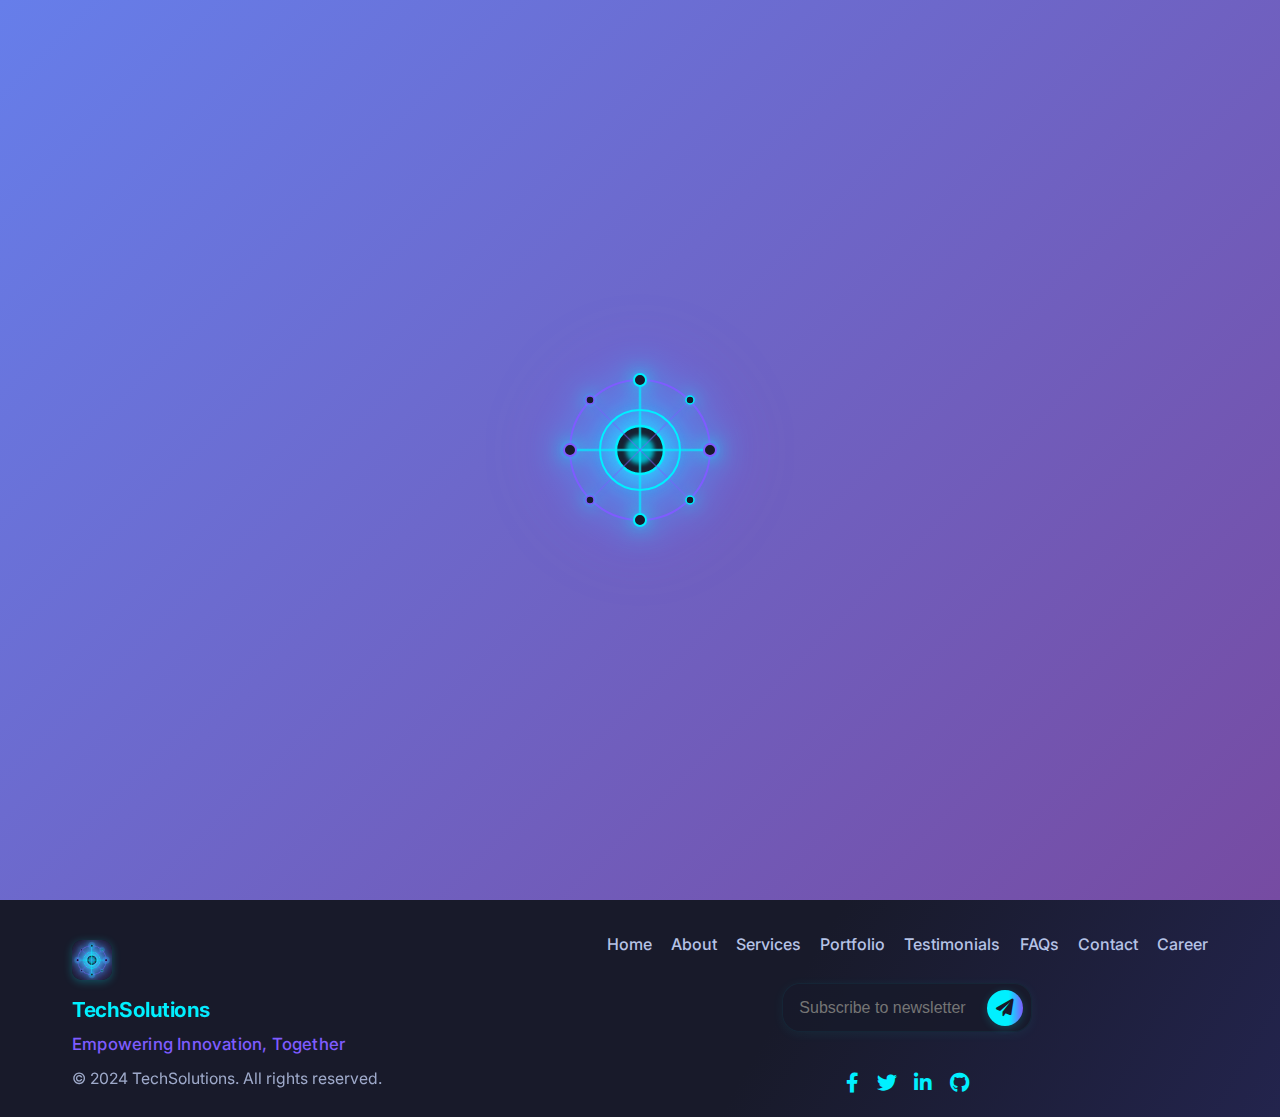
<file: index.html>
<!DOCTYPE html>
<html lang="en">
<head>
    <meta charset="UTF-8">
    <meta name="viewport" content="width=device-width, initial-scale=1.0">
    <title>TechSolutions - IT Solutions</title>
    <link rel="stylesheet" href="styles.css">
    <link href="https://cdnjs.cloudflare.com/ajax/libs/font-awesome/6.0.0/css/all.min.css" rel="stylesheet">
    <link href="https://fonts.googleapis.com/css2?family=Inter:wght@300;400;500;600;700&display=swap" rel="stylesheet">
    <link rel="icon" type="image/png" href="images/a9171c8c-00ae-4b72-a73a-f32912fdafd0 (1).jpg">
</head>
<body>
    <!-- Loading Overlay -->
    <div id="loading-overlay">
      <div class="loading-circle-container">
        <!-- AI SVG Animation (copied from .hero-ai-animation) -->
        <svg viewBox="0 0 320 320" width="320" height="320" fill="none" xmlns="http://www.w3.org/2000/svg" class="ai-svg power-core-svg">
          <defs>
            <radialGradient id="aiGradient" cx="50%" cy="50%" r="80%">
              <stop offset="0%" stop-color="#00F0FF"/>
              <stop offset="100%" stop-color="#7F5CFF"/>
            </radialGradient>
            <radialGradient id="coreGlow" cx="50%" cy="50%" r="50%">
              <stop offset="0%" stop-color="#00F0FF" stop-opacity="1"/>
              <stop offset="80%" stop-color="#7F5CFF" stop-opacity="0.5"/>
              <stop offset="100%" stop-color="#181A2A" stop-opacity="0"/>
            </radialGradient>
          </defs>
          <!-- Glowing energy core -->
          <circle cx="160" cy="160" r="38" fill="url(#coreGlow)" class="core-glow"/>
          <circle cx="160" cy="160" r="24" fill="#181A2A" stroke="#00F0FF" stroke-width="2.5" class="core-outline"/>
          <circle cx="160" cy="160" r="14" fill="#00F0FF" opacity="0.7" class="core-pulse"/>
          <!-- Animated energy rays -->
          <g class="core-rays">
            <line x1="160" y1="160" x2="160" y2="90" class="core-ray"/>
            <line x1="160" y1="160" x2="230" y2="160" class="core-ray"/>
            <line x1="160" y1="160" x2="160" y2="230" class="core-ray"/>
            <line x1="160" y1="160" x2="90" y2="160" class="core-ray"/>
            <line x1="160" y1="160" x2="210" y2="110" class="core-ray core-ray-thin"/>
            <line x1="160" y1="160" x2="110" y2="210" class="core-ray core-ray-thin"/>
            <line x1="160" y1="160" x2="210" y2="210" class="core-ray core-ray-thin"/>
            <line x1="160" y1="160" x2="110" y2="110" class="core-ray core-ray-thin"/>
          </g>
          <!-- Outer network -->
          <circle cx="160" cy="160" r="70" stroke="#7F5CFF" stroke-width="2" fill="none"/>
          <circle cx="160" cy="160" r="40" stroke="#00F0FF" stroke-width="2" fill="none"/>
          <!-- Small powered nodes -->
          <g class="ai-nodes">
            <circle class="node-pulse" cx="160" cy="90" r="10"/>
            <circle class="node-dot" cx="160" cy="90" r="6" fill="#181A2A" stroke="#00F0FF" stroke-width="2"/>
            <circle class="node-pulse" cx="230" cy="160" r="10"/>
            <circle class="node-dot" cx="230" cy="160" r="6" fill="#181A2A" stroke="#7F5CFF" stroke-width="2"/>
            <circle class="node-pulse" cx="160" cy="230" r="10"/>
            <circle class="node-dot" cx="160" cy="230" r="6" fill="#181A2A" stroke="#00F0FF" stroke-width="2"/>
            <circle class="node-pulse" cx="90" cy="160" r="10"/>
            <circle class="node-dot" cx="90" cy="160" r="6" fill="#181A2A" stroke="#7F5CFF" stroke-width="2"/>
            <circle class="node-pulse" cx="210" cy="110" r="7"/>
            <circle class="node-dot" cx="210" cy="110" r="4" fill="#181A2A" stroke="#00F0FF" stroke-width="1.5"/>
            <circle class="node-pulse" cx="110" cy="210" r="7"/>
            <circle class="node-dot" cx="110" cy="210" r="4" fill="#181A2A" stroke="#7F5CFF" stroke-width="1.5"/>
            <circle class="node-pulse" cx="210" cy="210" r="7"/>
            <circle class="node-dot" cx="210" cy="210" r="4" fill="#181A2A" stroke="#00F0FF" stroke-width="1.5"/>
            <circle class="node-pulse" cx="110" cy="110" r="7"/>
            <circle class="node-dot" cx="110" cy="110" r="4" fill="#181A2A" stroke="#7F5CFF" stroke-width="1.5"/>
          </g>
        </svg>
      </div>
    </div>

    <nav class="navbar dark-navbar">
        <div class="nav-container">
            <div class="nav-logo minimal-logo">
                <img src="images/a9171c8c-00ae-4b72-a73a-f32912fdafd0 (1).jpg" alt="TechSolutions Logo" class="nav-img-logo">
                <span class="logo-text">TechSolutions</span>
            </div>
            <ul class="nav-menu minimal-menu">
                <li class="nav-item"><a href="index.html" class="nav-link">Home</a></li>
                <li class="nav-item"><a href="about.html" class="nav-link">About</a></li>
                <li class="nav-item"><a href="services.html" class="nav-link">Services</a></li>
                <li class="nav-item"><a href="portfolio.html" class="nav-link">Portfolio</a></li>
                <li class="nav-item"><a href="testimonials.html" class="nav-link">Testimonials</a></li>
                <li class="nav-item"><a href="faqs.html" class="nav-link">FAQs</a></li>
                <li class="nav-item"><a href="contact.html" class="nav-link">Contact</a></li>
                <li class="nav-item"><a href="career.html" class="nav-link">Career</a></li>
            </ul>
            <div class="hamburger">
                <span class="bar"></span>
                <span class="bar"></span>
                <span class="bar"></span>
            </div>
        </div>
    </nav>

    <section class="hero dark-hero" id="home">
        <div class="hero-bg-shapes"></div>
        <div class="hero-inner">
            <div class="hero-content hero-left">
                <h1 class="hero-headline">Unleash the Power of Next-Gen IT</h1>
                <p class="hero-subheading">AI-driven. Cloud-native. Cyber-secure.<br>We build the future, today.</p>
                <ul class="hero-values">
                  <li><i class="fas fa-brain"></i> AI & Automation Experts</li>
                  <li><i class="fas fa-cloud"></i> Scalable Cloud Solutions</li>
                  <li><i class="fas fa-shield-alt"></i> Enterprise-Grade Security</li>
                  <li><i class="fas fa-rocket"></i> Fast, Reliable Delivery</li>
                </ul>
                <a href="#contact" class="cta-btn neon-btn">Start Your Transformation</a>
            </div>
            <div class="hero-ai-animation hero-right">
                <!-- AI SVG Animation -->
                <svg viewBox="0 0 320 320" width="320" height="320" fill="none" xmlns="http://www.w3.org/2000/svg" class="ai-svg power-core-svg">
                  <defs>
                    <radialGradient id="aiGradient" cx="50%" cy="50%" r="80%">
                      <stop offset="0%" stop-color="#00F0FF"/>
                      <stop offset="100%" stop-color="#7F5CFF"/>
                    </radialGradient>
                    <radialGradient id="coreGlow" cx="50%" cy="50%" r="50%">
                      <stop offset="0%" stop-color="#00F0FF" stop-opacity="1"/>
                      <stop offset="80%" stop-color="#7F5CFF" stop-opacity="0.5"/>
                      <stop offset="100%" stop-color="#181A2A" stop-opacity="0"/>
                    </radialGradient>
                  </defs>
                  <!-- Glowing energy core -->
                  <circle cx="160" cy="160" r="38" fill="url(#coreGlow)" class="core-glow"/>
                  <circle cx="160" cy="160" r="24" fill="#181A2A" stroke="#00F0FF" stroke-width="2.5" class="core-outline"/>
                  <circle cx="160" cy="160" r="14" fill="#00F0FF" opacity="0.7" class="core-pulse"/>
                  <!-- Animated energy rays -->
                  <g class="core-rays">
                    <line x1="160" y1="160" x2="160" y2="90" class="core-ray"/>
                    <line x1="160" y1="160" x2="230" y2="160" class="core-ray"/>
                    <line x1="160" y1="160" x2="160" y2="230" class="core-ray"/>
                    <line x1="160" y1="160" x2="90" y2="160" class="core-ray"/>
                    <line x1="160" y1="160" x2="210" y2="110" class="core-ray core-ray-thin"/>
                    <line x1="160" y1="160" x2="110" y2="210" class="core-ray core-ray-thin"/>
                    <line x1="160" y1="160" x2="210" y2="210" class="core-ray core-ray-thin"/>
                    <line x1="160" y1="160" x2="110" y2="110" class="core-ray core-ray-thin"/>
                  </g>
                  <!-- Outer network -->
                  <circle cx="160" cy="160" r="70" stroke="#7F5CFF" stroke-width="2" fill="none"/>
                  <circle cx="160" cy="160" r="40" stroke="#00F0FF" stroke-width="2" fill="none"/>
                  <!-- Small powered nodes -->
                  <g class="ai-nodes">
                    <circle class="node-pulse" cx="160" cy="90" r="10"/>
                    <circle class="node-dot" cx="160" cy="90" r="6" fill="#181A2A" stroke="#00F0FF" stroke-width="2"/>
                    <circle class="node-pulse" cx="230" cy="160" r="10"/>
                    <circle class="node-dot" cx="230" cy="160" r="6" fill="#181A2A" stroke="#7F5CFF" stroke-width="2"/>
                    <circle class="node-pulse" cx="160" cy="230" r="10"/>
                    <circle class="node-dot" cx="160" cy="230" r="6" fill="#181A2A" stroke="#00F0FF" stroke-width="2"/>
                    <circle class="node-pulse" cx="90" cy="160" r="10"/>
                    <circle class="node-dot" cx="90" cy="160" r="6" fill="#181A2A" stroke="#7F5CFF" stroke-width="2"/>
                    <circle class="node-pulse" cx="210" cy="110" r="7"/>
                    <circle class="node-dot" cx="210" cy="110" r="4" fill="#181A2A" stroke="#00F0FF" stroke-width="1.5"/>
                    <circle class="node-pulse" cx="110" cy="210" r="7"/>
                    <circle class="node-dot" cx="110" cy="210" r="4" fill="#181A2A" stroke="#7F5CFF" stroke-width="1.5"/>
                    <circle class="node-pulse" cx="210" cy="210" r="7"/>
                    <circle class="node-dot" cx="210" cy="210" r="4" fill="#181A2A" stroke="#00F0FF" stroke-width="1.5"/>
                    <circle class="node-pulse" cx="110" cy="110" r="7"/>
                    <circle class="node-dot" cx="110" cy="110" r="4" fill="#181A2A" stroke="#7F5CFF" stroke-width="1.5"/>
                  </g>
                </svg>
            </div>
        </div>
    </section>

    <footer class="footer dark-footer">
      <div class="footer-container">
        <div class="footer-left">
          <img src="images/a9171c8c-00ae-4b72-a73a-f32912fdafd0 (1).jpg" alt="TechSolutions Logo" class="footer-img-logo">
          <span class="footer-logo-text">TechSolutions</span>
          <span class="footer-tagline">Empowering Innovation, Together</span>
          <span class="footer-copy">&copy; 2024 TechSolutions. All rights reserved.</span>
        </div>
        <div class="footer-center">
          <ul class="footer-links">
            <li><a href="index.html">Home</a></li>
            <li><a href="about.html">About</a></li>
            <li><a href="services.html">Services</a></li>
            <li><a href="portfolio.html">Portfolio</a></li>
            <li><a href="testimonials.html">Testimonials</a></li>
            <li><a href="faqs.html">FAQs</a></li>
            <li><a href="contact.html">Contact</a></li>
            <li><a href="career.html">Career</a></li>
          </ul>
          <form class="footer-newsletter" onsubmit="event.preventDefault();">
            <input type="email" placeholder="Subscribe to newsletter" required>
            <button type="submit"><i class="fas fa-paper-plane"></i></button>
          </form>
          <div class="footer-socials-row">
            <a href="#" class="footer-social"><i class="fab fa-facebook-f"></i></a>
            <a href="#" class="footer-social"><i class="fab fa-twitter"></i></a>
            <a href="#" class="footer-social"><i class="fab fa-linkedin-in"></i></a>
            <a href="#" class="footer-social"><i class="fab fa-github"></i></a>
          </div>
        </div>
      </div>
    </footer>

    <script src="script.js"></script>
</body>
</html>
</file>
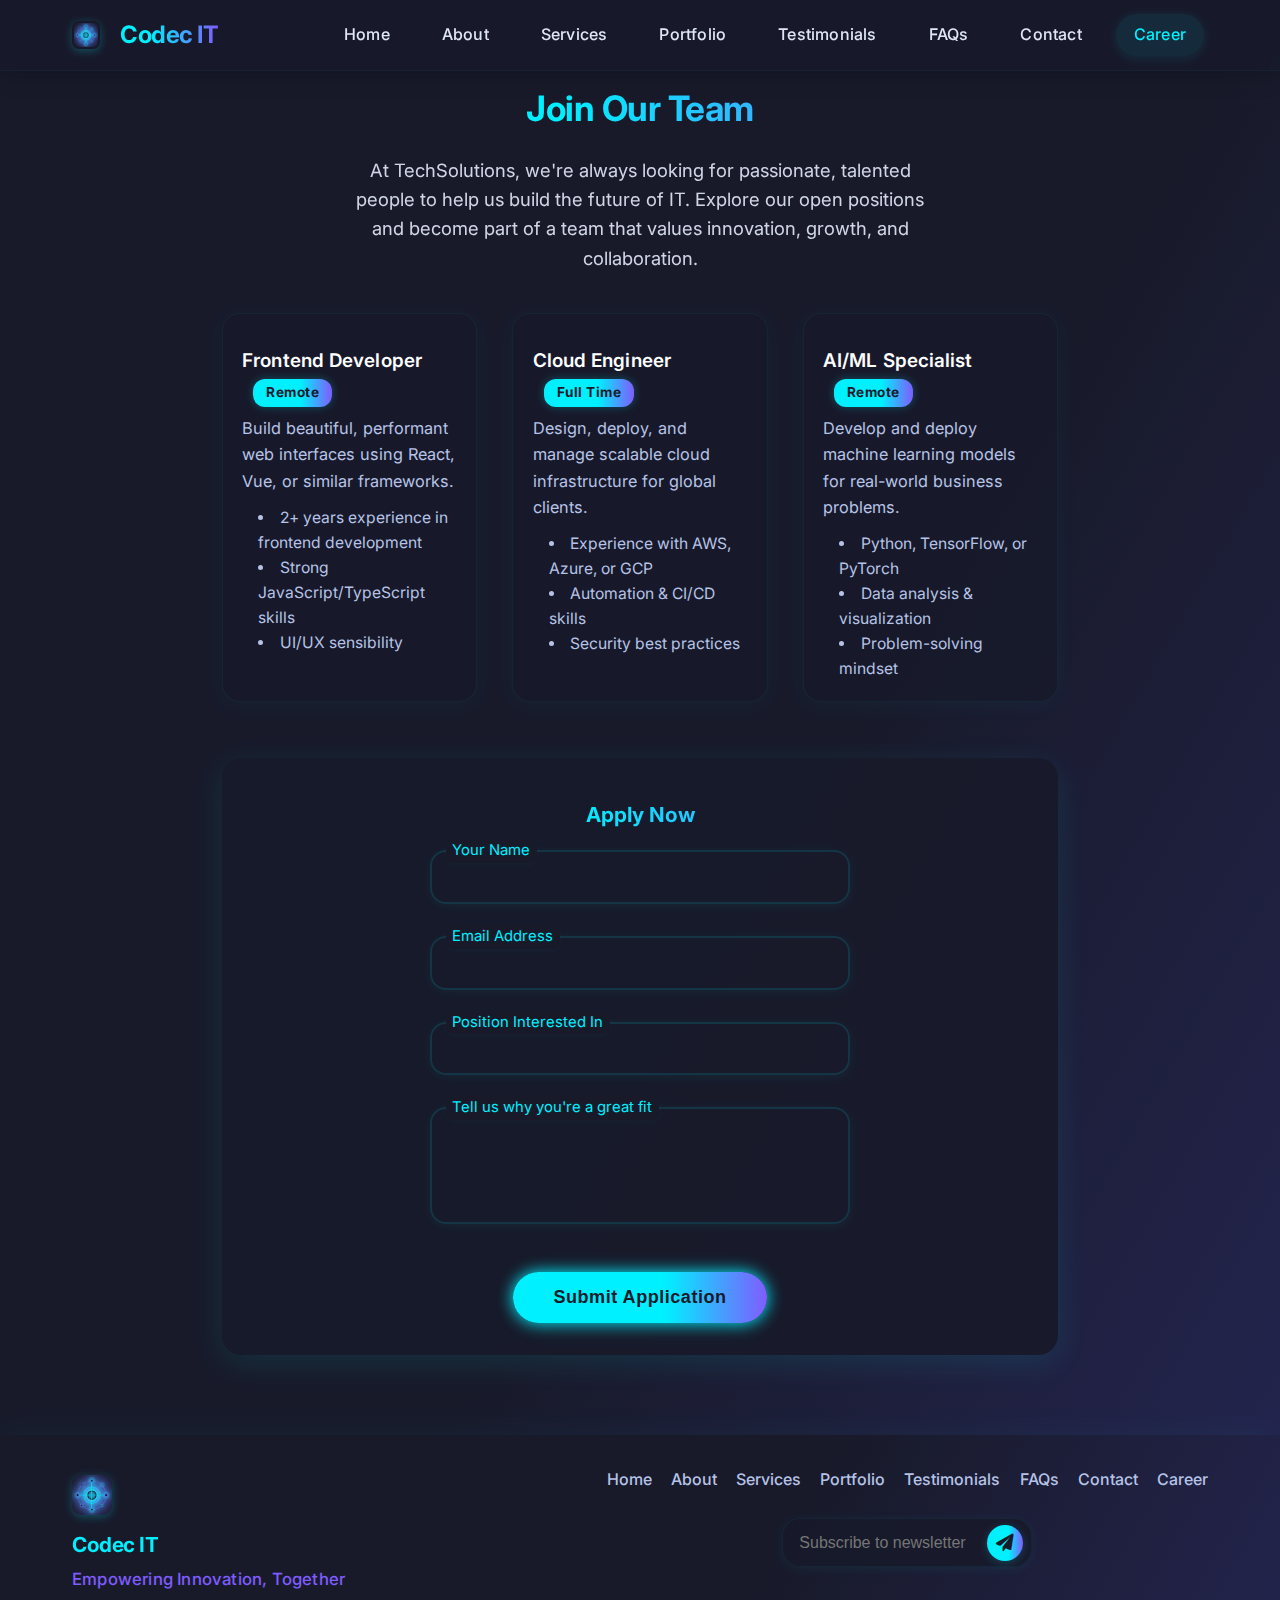
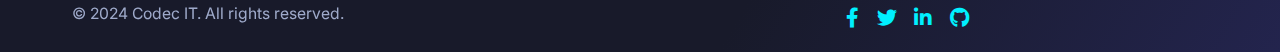
<file: career.html>
<!DOCTYPE html>
<html lang="en">
<head>
    <meta charset="UTF-8">
    <meta name="viewport" content="width=device-width, initial-scale=1.0">
    <title>Careers | Codec IT</title>
    <link rel="stylesheet" href="styles.css">
    <link href="https://fonts.googleapis.com/css2?family=Inter:wght@300;400;500;600;700&display=swap" rel="stylesheet">
    <link href="https://cdnjs.cloudflare.com/ajax/libs/font-awesome/6.0.0/css/all.min.css" rel="stylesheet">
    <link rel="icon" type="image/png" href="images/a9171c8c-00ae-4b72-a73a-f32912fdafd0 (1).jpg">
</head>
<body>
    <nav class="navbar dark-navbar">
        <div class="nav-container">
            <div class="nav-logo minimal-logo">
                <img src="images/a9171c8c-00ae-4b72-a73a-f32912fdafd0 (1).jpg" alt="TechSolutions Logo" class="nav-img-logo">
                <span class="logo-text">Codec IT</span>
            </div>
            <ul class="nav-menu minimal-menu">
                <li class="nav-item"><a href="index.html" class="nav-link">Home</a></li>
                <li class="nav-item"><a href="about.html" class="nav-link">About</a></li>
                <li class="nav-item"><a href="services.html" class="nav-link">Services</a></li>
                <li class="nav-item"><a href="portfolio.html" class="nav-link">Portfolio</a></li>
                <li class="nav-item"><a href="testimonials.html" class="nav-link">Testimonials</a></li>
                <li class="nav-item"><a href="faqs.html" class="nav-link">FAQs</a></li>
                <li class="nav-item"><a href="contact.html" class="nav-link">Contact</a></li>
                <li class="nav-item"><a href="career.html" class="nav-link active">Career</a></li>
            </ul>
            <div class="hamburger">
                <span class="bar"></span>
                <span class="bar"></span>
                <span class="bar"></span>
            </div>
        </div>
    </nav>
    <main>
        <section class="career-section dark-career" id="career">
            <div class="career-container">
                <h2>Join Our Team</h2>
                <p class="career-intro">At TechSolutions, we're always looking for passionate, talented people to help us build the future of IT. Explore our open positions and become part of a team that values innovation, growth, and collaboration.</p>
                <div class="career-openings">
                    <div class="career-job">
                        <h3>Frontend Developer <span class="career-badge">Remote</span></h3>
                        <p>Build beautiful, performant web interfaces using React, Vue, or similar frameworks.</p>
                        <ul>
                            <li>2+ years experience in frontend development</li>
                            <li>Strong JavaScript/TypeScript skills</li>
                            <li>UI/UX sensibility</li>
                        </ul>
                    </div>
                    <div class="career-job">
                        <h3>Cloud Engineer <span class="career-badge">Full Time</span></h3>
                        <p>Design, deploy, and manage scalable cloud infrastructure for global clients.</p>
                        <ul>
                            <li>Experience with AWS, Azure, or GCP</li>
                            <li>Automation & CI/CD skills</li>
                            <li>Security best practices</li>
                        </ul>
                    </div>
                    <div class="career-job">
                        <h3>AI/ML Specialist <span class="career-badge">Remote</span></h3>
                        <p>Develop and deploy machine learning models for real-world business problems.</p>
                        <ul>
                            <li>Python, TensorFlow, or PyTorch</li>
                            <li>Data analysis & visualization</li>
                            <li>Problem-solving mindset</li>
                        </ul>
                    </div>
                </div>
                <div class="career-apply">
                    <h3>Apply Now</h3>
                    <form class="career-form" autocomplete="off">
                        <div class="form-group">
                            <input type="text" id="applicant-name" name="applicant-name" required>
                            <label for="applicant-name">Your Name</label>
                        </div>
                        <div class="form-group">
                            <input type="email" id="applicant-email" name="applicant-email" required>
                            <label for="applicant-email">Email Address</label>
                        </div>
                        <div class="form-group">
                            <input type="text" id="applicant-role" name="applicant-role" required>
                            <label for="applicant-role">Position Interested In</label>
                        </div>
                        <div class="form-group">
                            <textarea id="applicant-message" name="applicant-message" rows="4" required></textarea>
                            <label for="applicant-message">Tell us why you're a great fit</label>
                        </div>
                        <button type="submit" class="career-btn">Submit Application</button>
                    </form>
                </div>
            </div>
        </section>
    </main>
    <footer class="footer dark-footer">
      <div class="footer-container">
        <div class="footer-left">
          <img src="images/a9171c8c-00ae-4b72-a73a-f32912fdafd0 (1).jpg" alt="TechSolutions Logo" class="footer-img-logo">
          <span class="footer-logo-text">Codec IT</span>
          <span class="footer-tagline">Empowering Innovation, Together</span>
          <span class="footer-copy">&copy; 2024 Codec IT. All rights reserved.</span>
        </div>
        <div class="footer-center">
          <ul class="footer-links">
            <li><a href="index.html">Home</a></li>
            <li><a href="about.html">About</a></li>
            <li><a href="services.html">Services</a></li>
            <li><a href="portfolio.html">Portfolio</a></li>
            <li><a href="testimonials.html">Testimonials</a></li>
            <li><a href="faqs.html">FAQs</a></li>
            <li><a href="contact.html">Contact</a></li>
            <li><a href="career.html">Career</a></li>
          </ul>
          <form class="footer-newsletter" onsubmit="event.preventDefault();">
            <input type="email" placeholder="Subscribe to newsletter" required>
            <button type="submit"><i class="fas fa-paper-plane"></i></button>
          </form>
          <div class="footer-socials-row">
            <a href="#" class="footer-social"><i class="fab fa-facebook-f"></i></a>
            <a href="#" class="footer-social"><i class="fab fa-twitter"></i></a>
            <a href="#" class="footer-social"><i class="fab fa-linkedin-in"></i></a>
            <a href="#" class="footer-social"><i class="fab fa-github"></i></a>
          </div>
        </div>
      </div>
    </footer>
    <script src="script.js"></script>
    <script>
    // Floating label animation for career form
    document.querySelectorAll('.career-form .form-group input, .career-form .form-group textarea').forEach(input => {
        input.addEventListener('focus', function() {
            this.parentNode.classList.add('focused');
        });
        input.addEventListener('blur', function() {
            if (!this.value) this.parentNode.classList.remove('focused');
        });
        if (input.value) input.parentNode.classList.add('focused');
    });
    document.querySelector('.career-form').addEventListener('submit', function(e) {
        e.preventDefault();
        this.reset();
        document.querySelectorAll('.career-form .form-group').forEach(g => g.classList.remove('focused'));
        alert('Thank you for applying! Our team will review your application.');
    });
    </script>
</body>
</html>
</file>
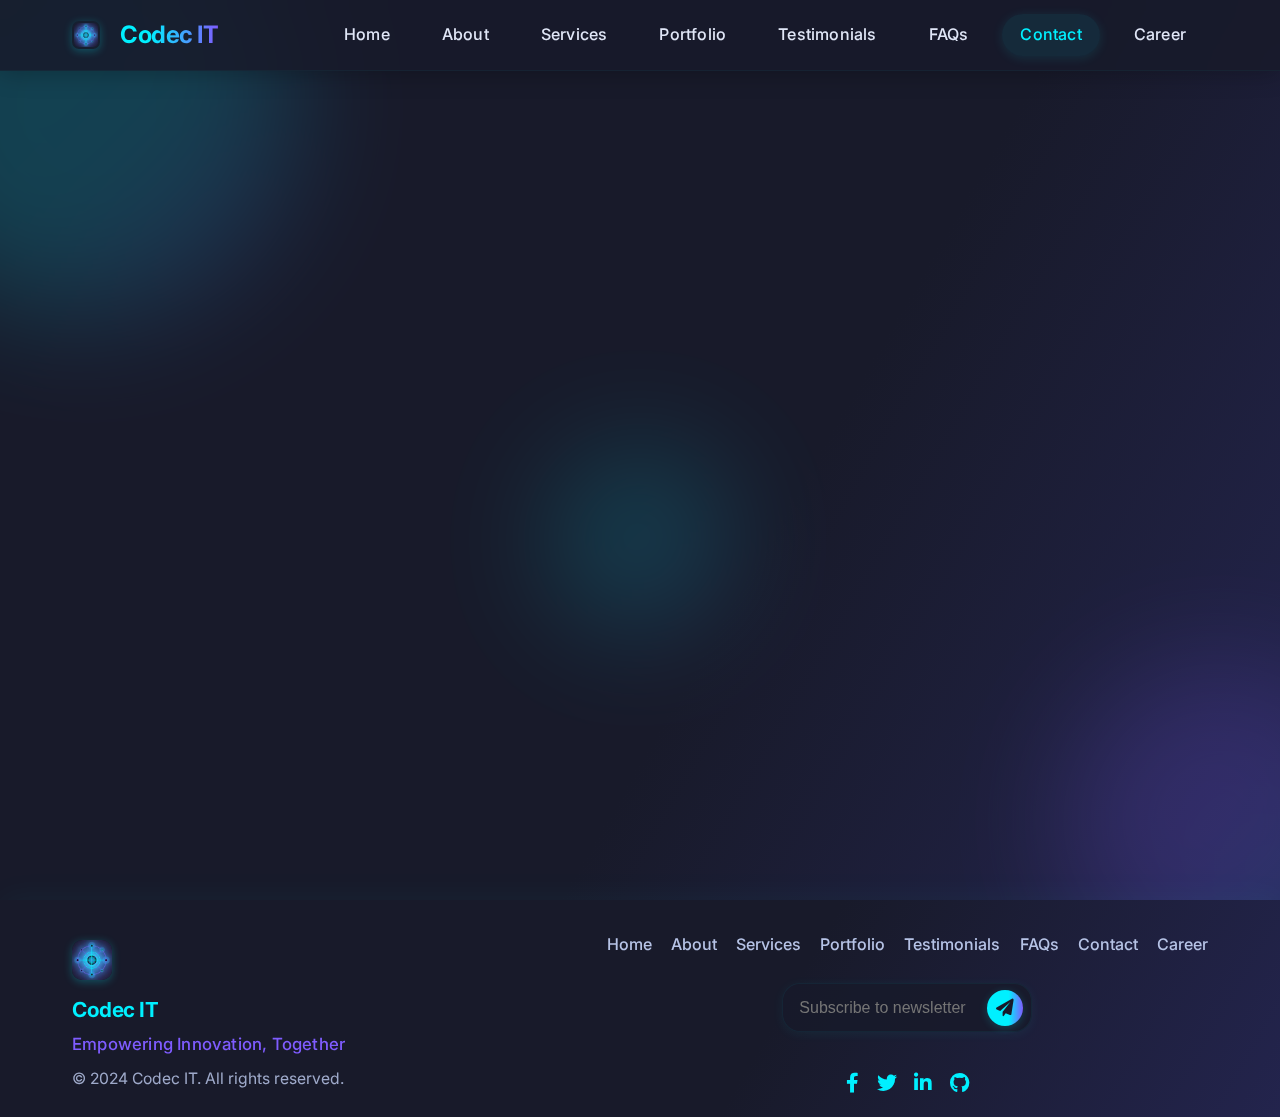
<file: contact.html>
<!DOCTYPE html>
<html lang="en">
<head>
    <meta charset="UTF-8">
    <meta name="viewport" content="width=device-width, initial-scale=1.0">
    <title>Contact | Codec IT</title>
    <link rel="stylesheet" href="styles.css">
    <link href="https://fonts.googleapis.com/css2?family=Inter:wght@300;400;500;600;700&display=swap" rel="stylesheet">
    <link href="https://cdnjs.cloudflare.com/ajax/libs/font-awesome/6.0.0/css/all.min.css" rel="stylesheet">
    <link rel="icon" type="image/png" href="images/a9171c8c-00ae-4b72-a73a-f32912fdafd0 (1).jpg">
</head>
<body>
    <nav class="navbar dark-navbar">
        <div class="nav-container">
            <div class="nav-logo minimal-logo">
                <img src="images/a9171c8c-00ae-4b72-a73a-f32912fdafd0 (1).jpg" alt="TechSolutions Logo" class="nav-img-logo">
                <span class="logo-text">Codec IT</span>
            </div>
            <ul class="nav-menu minimal-menu">
                <li class="nav-item"><a href="index.html" class="nav-link">Home</a></li>
                <li class="nav-item"><a href="about.html" class="nav-link">About</a></li>
                <li class="nav-item"><a href="services.html" class="nav-link">Services</a></li>
                <li class="nav-item"><a href="portfolio.html" class="nav-link">Portfolio</a></li>
                <li class="nav-item"><a href="testimonials.html" class="nav-link">Testimonials</a></li>
                <li class="nav-item"><a href="faqs.html" class="nav-link">FAQs</a></li>
                <li class="nav-item"><a href="contact.html" class="nav-link active">Contact</a></li>
                <li class="nav-item"><a href="career.html" class="nav-link">Career</a></li>
            </ul>
            <div class="hamburger">
                <span class="bar"></span>
                <span class="bar"></span>
                <span class="bar"></span>
            </div>
        </div>
    </nav>
    <main>
        <section class="contact-section dark-contact" id="contact">
            <div class="contact-bg-anim">
                <div class="contact-shape shape1"></div>
                <div class="contact-shape shape2"></div>
                <div class="contact-shape shape3"></div>
            </div>
            <div class="contact-container">
                <h2>Contact Us</h2>
                <p class="contact-intro">Ready to start your digital transformation? Reach out and our team will get back to you soon.</p>
                <form class="contact-form" autocomplete="off">
                    <div class="form-group">
                        <input type="text" id="name" name="name" required>
                        <label for="name">Your Name</label>
                        <span class="form-anim-border"></span>
                    </div>
                    <div class="form-group">
                        <input type="email" id="email" name="email" required>
                        <label for="email">Email Address</label>
                        <span class="form-anim-border"></span>
                    </div>
                    <div class="form-group">
                        <textarea id="message" name="message" rows="5" required></textarea>
                        <label for="message">Your Message</label>
                        <span class="form-anim-border"></span>
                    </div>
                    <button type="submit" class="contact-btn">Send Message</button>
                </form>
            </div>
        </section>
    </main>
    <footer class="footer dark-footer">
      <div class="footer-container">
        <div class="footer-left">
          <img src="images/a9171c8c-00ae-4b72-a73a-f32912fdafd0 (1).jpg" alt="TechSolutions Logo" class="footer-img-logo">
          <span class="footer-logo-text">Codec IT</span>
          <span class="footer-tagline">Empowering Innovation, Together</span>
          <span class="footer-copy">&copy; 2024 Codec IT. All rights reserved.</span>
        </div>
        <div class="footer-center">
          <ul class="footer-links">
            <li><a href="index.html">Home</a></li>
            <li><a href="about.html">About</a></li>
            <li><a href="services.html">Services</a></li>
            <li><a href="portfolio.html">Portfolio</a></li>
            <li><a href="testimonials.html">Testimonials</a></li>
            <li><a href="faqs.html">FAQs</a></li>
            <li><a href="contact.html">Contact</a></li>
            <li><a href="career.html">Career</a></li>
          </ul>
          <form class="footer-newsletter" onsubmit="event.preventDefault();">
            <input type="email" placeholder="Subscribe to newsletter" required>
            <button type="submit"><i class="fas fa-paper-plane"></i></button>
          </form>
          <div class="footer-socials-row">
            <a href="#" class="footer-social"><i class="fab fa-facebook-f"></i></a>
            <a href="#" class="footer-social"><i class="fab fa-twitter"></i></a>
            <a href="#" class="footer-social"><i class="fab fa-linkedin-in"></i></a>
            <a href="#" class="footer-social"><i class="fab fa-github"></i></a>
          </div>
        </div>
      </div>
    </footer>
    <script src="script.js"></script>
</body>
</html>
</file>
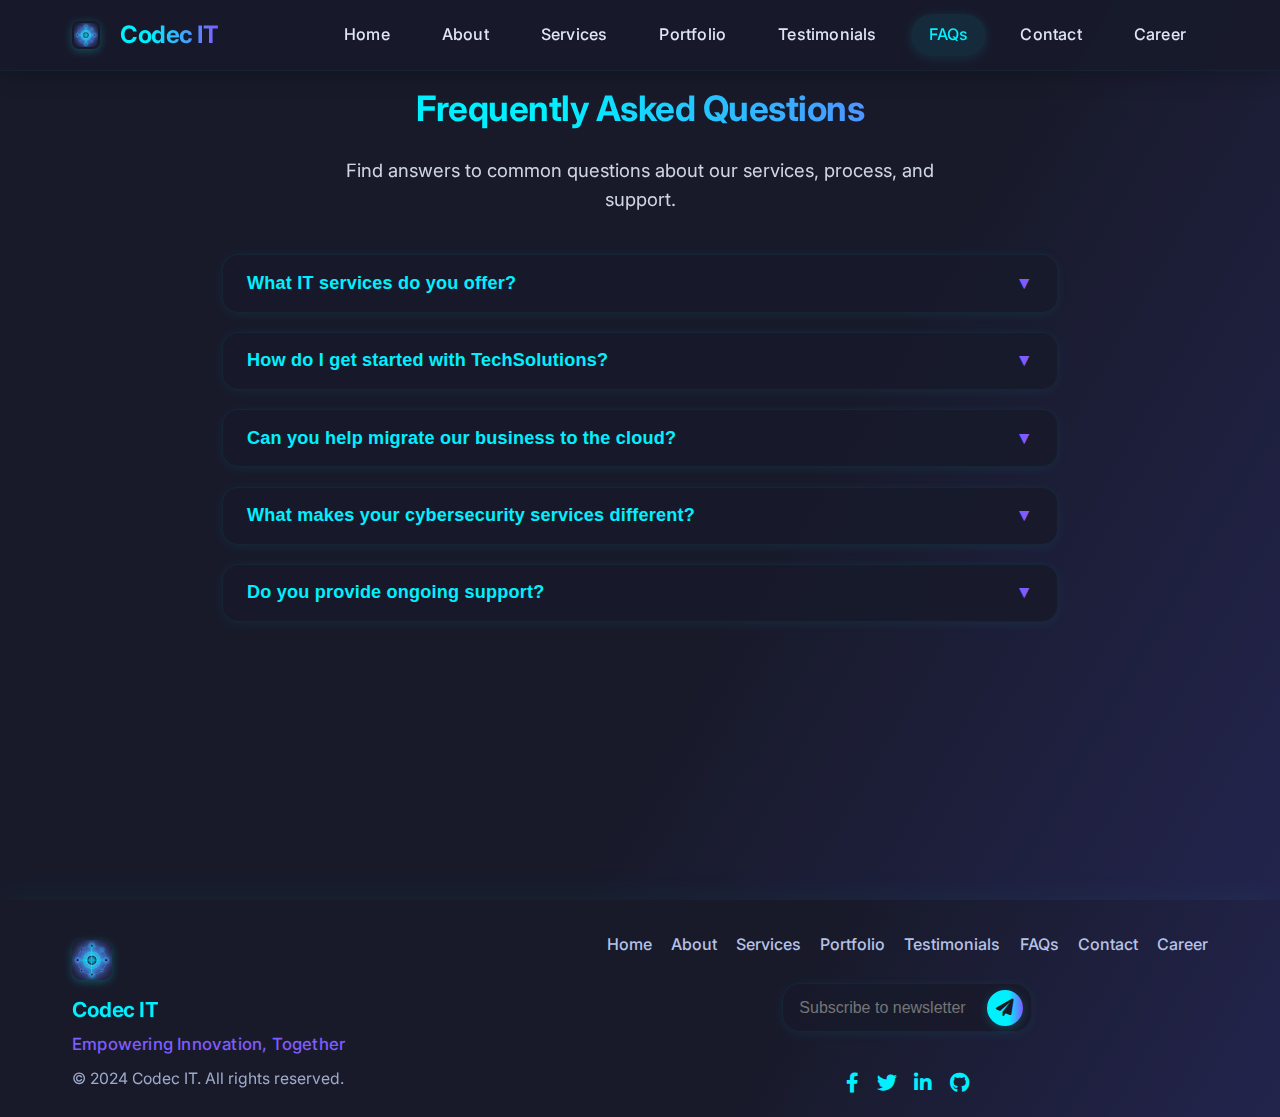
<file: faqs.html>
<!DOCTYPE html>
<html lang="en">
<head>
    <meta charset="UTF-8">
    <meta name="viewport" content="width=device-width, initial-scale=1.0">
    <title>FAQs | Codec IT</title>
    <link rel="stylesheet" href="styles.css">
    <link href="https://fonts.googleapis.com/css2?family=Inter:wght@300;400;500;600;700&display=swap" rel="stylesheet">
    <link href="https://cdnjs.cloudflare.com/ajax/libs/font-awesome/6.0.0/css/all.min.css" rel="stylesheet">
    <link rel="icon" type="image/png" href="images/a9171c8c-00ae-4b72-a73a-f32912fdafd0 (1).jpg">
</head>
<body>
    <nav class="navbar dark-navbar">
        <div class="nav-container">
            <div class="nav-logo minimal-logo">
                <img src="images/a9171c8c-00ae-4b72-a73a-f32912fdafd0 (1).jpg" alt="TechSolutions Logo" class="nav-img-logo">
                <span class="logo-text">Codec IT</span>
            </div>
            <ul class="nav-menu minimal-menu">
                <li class="nav-item"><a href="index.html" class="nav-link">Home</a></li>
                <li class="nav-item"><a href="about.html" class="nav-link">About</a></li>
                <li class="nav-item"><a href="services.html" class="nav-link">Services</a></li>
                <li class="nav-item"><a href="portfolio.html" class="nav-link">Portfolio</a></li>
                <li class="nav-item"><a href="testimonials.html" class="nav-link">Testimonials</a></li>
                <li class="nav-item"><a href="faqs.html" class="nav-link active">FAQs</a></li>
                <li class="nav-item"><a href="contact.html" class="nav-link">Contact</a></li>
                <li class="nav-item"><a href="career.html" class="nav-link">Career</a></li>
            </ul>
            <div class="hamburger">
                <span class="bar"></span>
                <span class="bar"></span>
                <span class="bar"></span>
            </div>
        </div>
    </nav>
    <main>
        <section class="faqs-section dark-faqs" id="faqs">
            <div class="faqs-container">
                <h2>Frequently Asked Questions</h2>
                <p class="faqs-intro">Find answers to common questions about our services, process, and support.</p>
                <div class="faqs-accordion">
                    <div class="faq-item">
                        <button class="faq-question">What IT services do you offer?</button>
                        <div class="faq-answer">We offer cloud solutions, cybersecurity, AI integration, digital transformation, IT consulting, and managed services tailored to your business needs.</div>
                    </div>
                    <div class="faq-item">
                        <button class="faq-question">How do I get started with TechSolutions?</button>
                        <div class="faq-answer">Simply contact us through our website or email. We'll schedule a consultation to understand your needs and propose a tailored solution.</div>
                    </div>
                    <div class="faq-item">
                        <button class="faq-question">Can you help migrate our business to the cloud?</button>
                        <div class="faq-answer">Absolutely! We specialize in secure, seamless cloud migrations with minimal downtime and maximum efficiency.</div>
                    </div>
                    <div class="faq-item">
                        <button class="faq-question">What makes your cybersecurity services different?</button>
                        <div class="faq-answer">Our cybersecurity approach is proactive, using the latest technologies and best practices to protect your data and systems 24/7.</div>
                    </div>
                    <div class="faq-item">
                        <button class="faq-question">Do you provide ongoing support?</button>
                        <div class="faq-answer">Yes, we offer managed services and ongoing support to ensure your IT infrastructure remains secure and efficient.</div>
                    </div>
                    <!-- Add more FAQ items as needed -->
                </div>
            </div>
        </section>
    </main>
    <footer class="footer dark-footer">
      <div class="footer-container">
        <div class="footer-left">
          <img src="images/a9171c8c-00ae-4b72-a73a-f32912fdafd0 (1).jpg" alt="TechSolutions Logo" class="footer-img-logo">
          <span class="footer-logo-text">Codec IT</span>
          <span class="footer-tagline">Empowering Innovation, Together</span>
          <span class="footer-copy">&copy; 2024 Codec IT. All rights reserved.</span>
        </div>
        <div class="footer-center">
          <ul class="footer-links">
            <li><a href="index.html">Home</a></li>
            <li><a href="about.html">About</a></li>
            <li><a href="services.html">Services</a></li>
            <li><a href="portfolio.html">Portfolio</a></li>
            <li><a href="testimonials.html">Testimonials</a></li>
            <li><a href="faqs.html">FAQs</a></li>
            <li><a href="contact.html">Contact</a></li>
            <li><a href="career.html">Career</a></li>
          </ul>
          <form class="footer-newsletter" onsubmit="event.preventDefault();">
            <input type="email" placeholder="Subscribe to newsletter" required>
            <button type="submit"><i class="fas fa-paper-plane"></i></button>
          </form>
          <div class="footer-socials-row">
            <a href="#" class="footer-social"><i class="fab fa-facebook-f"></i></a>
            <a href="#" class="footer-social"><i class="fab fa-twitter"></i></a>
            <a href="#" class="footer-social"><i class="fab fa-linkedin-in"></i></a>
            <a href="#" class="footer-social"><i class="fab fa-github"></i></a>
          </div>
        </div>
      </div>
    </footer>
    <script src="script.js"></script>
</body>
</html>
</file>
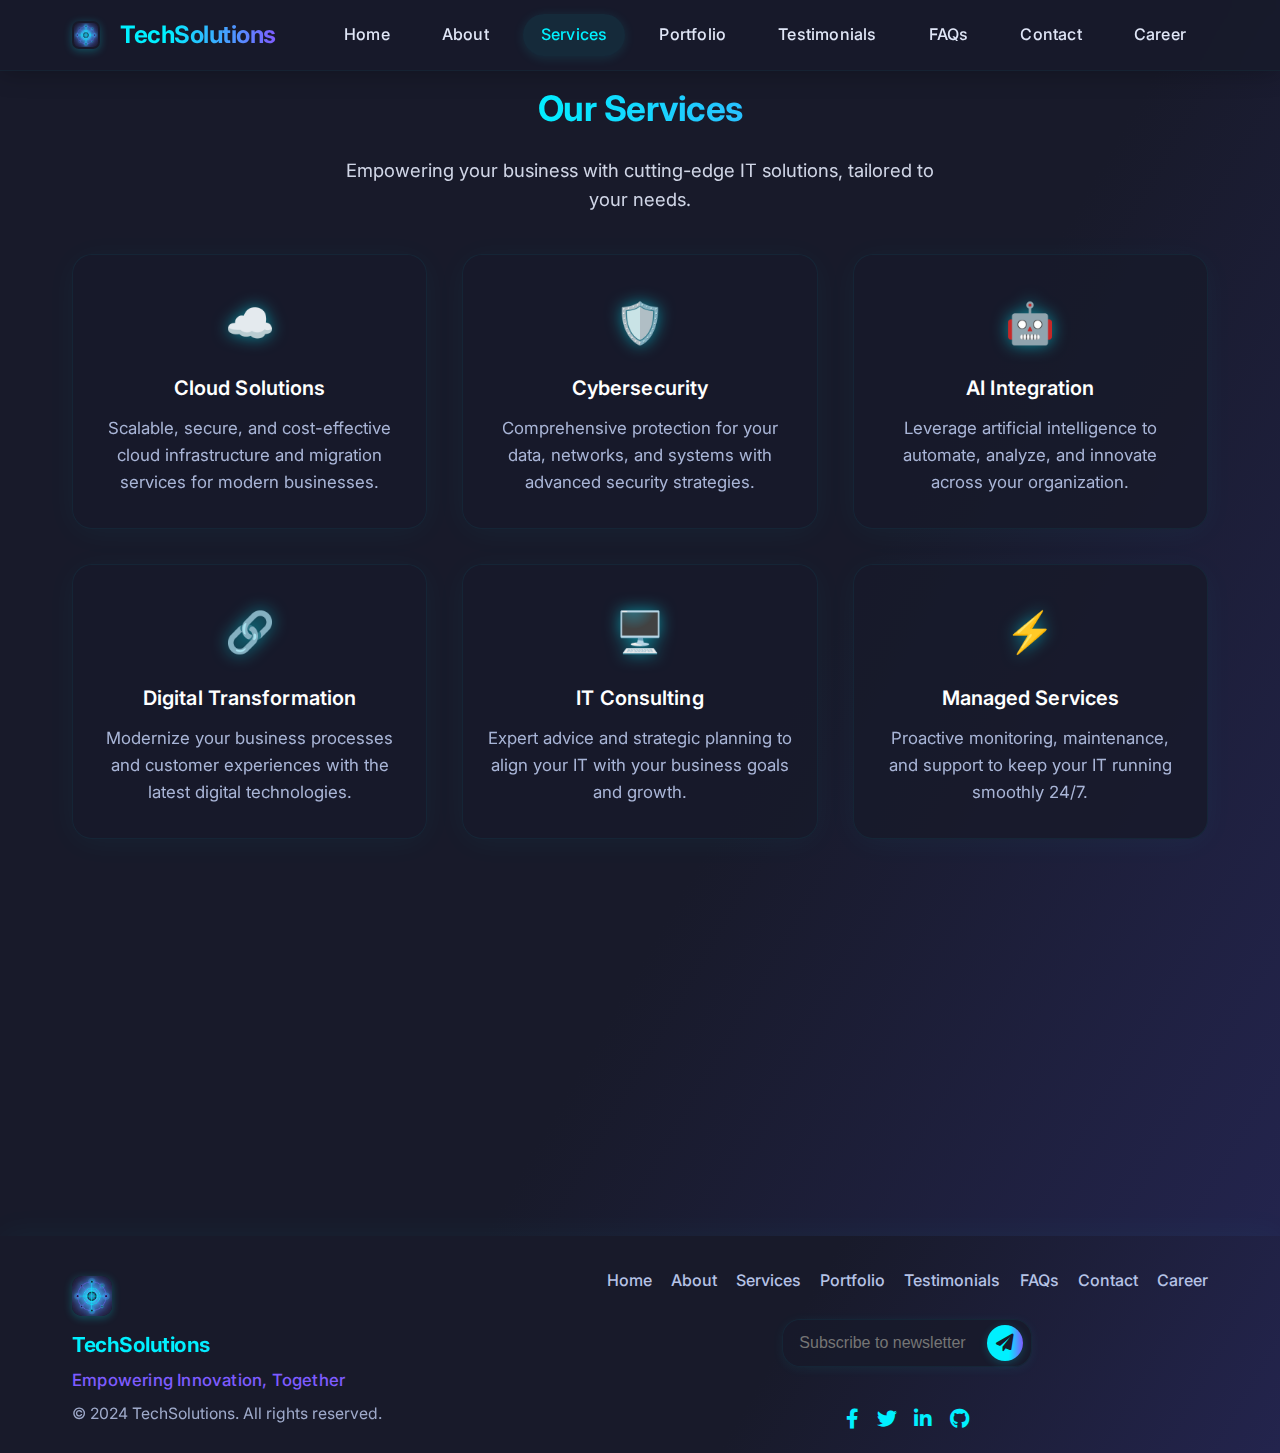
<file: services.html>
<!DOCTYPE html>
<html lang="en">
<head>
    <meta charset="UTF-8">
    <meta name="viewport" content="width=device-width, initial-scale=1.0">
    <title>Services | TechSolutions</title>
    <link rel="stylesheet" href="styles.css">
    <link href="https://fonts.googleapis.com/css2?family=Inter:wght@300;400;500;600;700&display=swap" rel="stylesheet">
    <link href="https://cdnjs.cloudflare.com/ajax/libs/font-awesome/6.0.0/css/all.min.css" rel="stylesheet">
</head>
<body>
    <nav class="navbar dark-navbar">
        <div class="nav-container">
            <div class="nav-logo minimal-logo">
                <img src="images/a9171c8c-00ae-4b72-a73a-f32912fdafd0 (1).jpg" alt="TechSolutions Logo" class="nav-img-logo">
                <span class="logo-text">TechSolutions</span>
            </div>
            <ul class="nav-menu minimal-menu">
                <li class="nav-item"><a href="index.html" class="nav-link">Home</a></li>
                <li class="nav-item"><a href="about.html" class="nav-link">About</a></li>
                <li class="nav-item"><a href="services.html" class="nav-link active">Services</a></li>
                <li class="nav-item"><a href="portfolio.html" class="nav-link">Portfolio</a></li>
                <li class="nav-item"><a href="testimonials.html" class="nav-link">Testimonials</a></li>
                <li class="nav-item"><a href="faqs.html" class="nav-link">FAQs</a></li>
                <li class="nav-item"><a href="contact.html" class="nav-link">Contact</a></li>
                <li class="nav-item"><a href="career.html" class="nav-link">Career</a></li>
            </ul>
            <div class="hamburger">
                <span class="bar"></span>
                <span class="bar"></span>
                <span class="bar"></span>
            </div>
        </div>
    </nav>
    <main>
        <section class="services-section dark-services" id="services">
            <div class="services-container">
                <h2>Our Services</h2>
                <p class="services-intro">Empowering your business with cutting-edge IT solutions, tailored to your needs.</p>
                <div class="services-grid">
                    <div class="service-card">
                        <div class="service-icon">☁️</div>
                        <h3>Cloud Solutions</h3>
                        <p>Scalable, secure, and cost-effective cloud infrastructure and migration services for modern businesses.</p>
                    </div>
                    <div class="service-card">
                        <div class="service-icon">🛡️</div>
                        <h3>Cybersecurity</h3>
                        <p>Comprehensive protection for your data, networks, and systems with advanced security strategies.</p>
                    </div>
                    <div class="service-card">
                        <div class="service-icon">🤖</div>
                        <h3>AI Integration</h3>
                        <p>Leverage artificial intelligence to automate, analyze, and innovate across your organization.</p>
                    </div>
                    <div class="service-card">
                        <div class="service-icon">🔗</div>
                        <h3>Digital Transformation</h3>
                        <p>Modernize your business processes and customer experiences with the latest digital technologies.</p>
                    </div>
                    <div class="service-card">
                        <div class="service-icon">🖥️</div>
                        <h3>IT Consulting</h3>
                        <p>Expert advice and strategic planning to align your IT with your business goals and growth.</p>
                    </div>
                    <div class="service-card">
                        <div class="service-icon">⚡</div>
                        <h3>Managed Services</h3>
                        <p>Proactive monitoring, maintenance, and support to keep your IT running smoothly 24/7.</p>
                    </div>
                </div>
                <!-- Technologies/Languages Section -->
                <section class="tech-section">
                    <h3 class="tech-title">Technologies & Languages We Use</h3>
                    <div class="tech-grid">
                        <div class="tech-item"><i class="fab fa-html5" title="HTML5"></i></div>
                        <div class="tech-item"><i class="fab fa-css3-alt" title="CSS3"></i></div>
                        <div class="tech-item"><i class="fab fa-js-square" title="JavaScript"></i></div>
                        <div class="tech-item"><i class="fab fa-react" title="React"></i></div>
                        <div class="tech-item"><i class="fab fa-java" title="Java"></i></div>
                        <div class="tech-item"><i class="fab fa-php" title="PHP"></i></div>
                        <div class="tech-item"><i class="fas fa-database" title="MySQL"></i></div>
                        <div class="tech-item"><i class="fas fa-server" title="Express.js"></i></div>
                        <div class="tech-item"><i class="fab fa-node-js" title="Node.js"></i></div>
                        <div class="tech-item"><i class="fab fa-python" title="Python"></i></div>
                        <div class="tech-item"><i class="fab fa-aws" title="AWS"></i></div>
                        <div class="tech-item"><i class="fab fa-docker" title="Docker"></i></div>
                        <div class="tech-item"><i class="fab fa-git-alt" title="Git"></i></div>
                        <div class="tech-item"><i class="fab fa-linux" title="Linux"></i></div>
                    </div>
                </section>
            </div>
        </section>
    </main>
    <footer class="footer dark-footer">
      <div class="footer-container">
        <div class="footer-left">
          <img src="images/a9171c8c-00ae-4b72-a73a-f32912fdafd0 (1).jpg" alt="TechSolutions Logo" class="footer-img-logo">
          <span class="footer-logo-text">TechSolutions</span>
          <span class="footer-tagline">Empowering Innovation, Together</span>
          <span class="footer-copy">&copy; 2024 TechSolutions. All rights reserved.</span>
        </div>
        <div class="footer-center">
          <ul class="footer-links">
            <li><a href="index.html">Home</a></li>
            <li><a href="about.html">About</a></li>
            <li><a href="services.html">Services</a></li>
            <li><a href="portfolio.html">Portfolio</a></li>
            <li><a href="testimonials.html">Testimonials</a></li>
            <li><a href="faqs.html">FAQs</a></li>
            <li><a href="contact.html">Contact</a></li>
            <li><a href="career.html">Career</a></li>
          </ul>
          <form class="footer-newsletter" onsubmit="event.preventDefault();">
            <input type="email" placeholder="Subscribe to newsletter" required>
            <button type="submit"><i class="fas fa-paper-plane"></i></button>
          </form>
          <div class="footer-socials-row">
            <a href="#" class="footer-social"><i class="fab fa-facebook-f"></i></a>
            <a href="#" class="footer-social"><i class="fab fa-twitter"></i></a>
            <a href="#" class="footer-social"><i class="fab fa-linkedin-in"></i></a>
            <a href="#" class="footer-social"><i class="fab fa-github"></i></a>
          </div>
        </div>
      </div>
    </footer>
    <script src="script.js"></script>
    <script>
    // Remove or override scroll-based navbar background changes for this page
    document.addEventListener('DOMContentLoaded', function() {
      const navbar = document.querySelector('.navbar');
      if (navbar) {
        navbar.style.background = 'rgba(24, 26, 42, 0.85)';
        navbar.style.boxShadow = '0 2px 24px 0 rgba(0,0,0,0.25)';
      }
      // Remove scroll event listeners if any
      window.onscroll = null;
    });
    </script>
</body>
</html>
</file>
<file: styles.css>
/* Reset and Base Styles */
* {
    margin: 0;
    padding: 0;
    box-sizing: border-box;
}

body {
    font-family: 'Inter', sans-serif;
    line-height: 1.6;
    color: #333;
    background: linear-gradient(135deg, #667eea 0%, #764ba2 100%);
    min-height: 100vh;
    overflow-x: hidden;
}

/* Navigation Styles */
.navbar {
    background: rgba(255, 255, 255, 0.95);
    backdrop-filter: blur(10px);
    box-shadow: 0 8px 32px rgba(0, 0, 0, 0.1);
    position: fixed;
    top: 0;
    width: 100%;
    z-index: 1000;
    transition: all 0.3s ease;
}

.nav-container {
    max-width: 1200px;
    margin: 0 auto;
    padding: 0 2rem;
    display: flex;
    justify-content: space-between;
    align-items: center;
    height: 70px;
}

/* Logo Styles */
.nav-logo {
    display: flex;
    align-items: center;
    gap: 12px;
    cursor: pointer;
    transition: transform 0.3s ease;
}

.nav-logo:hover {
    transform: scale(1.05);
}

.logo-icon {
    width: 40px;
    height: 40px;
    background: linear-gradient(135deg, #667eea, #764ba2);
    border-radius: 10px;
    display: flex;
    align-items: center;
    justify-content: center;
    box-shadow: 0 4px 15px rgba(102, 126, 234, 0.3);
}

.logo-icon i {
    color: white;
    font-size: 18px;
}

.logo-text {
    font-size: 24px;
    font-weight: 700;
    background: linear-gradient(135deg, #667eea, #764ba2);
    -webkit-background-clip: text;
    -webkit-text-fill-color: transparent;
    background-clip: text;
    letter-spacing: -0.5px;
}

/* Navigation Menu */
.nav-menu {
    display: flex;
    list-style: none;
    gap: 0;
    align-items: center;
}

.nav-item {
    position: relative;
}

.nav-link {
    display: flex;
    align-items: center;
    gap: 8px;
    padding: 12px 16px;
    text-decoration: none;
    color: #555;
    font-weight: 500;
    font-size: 14px;
    border-radius: 8px;
    transition: all 0.3s ease;
    position: relative;
    overflow: hidden;
}

.nav-link::before {
    content: '';
    position: absolute;
    top: 0;
    left: -100%;
    width: 100%;
    height: 100%;
    background: linear-gradient(135deg, #667eea, #764ba2);
    transition: left 0.3s ease;
    z-index: -1;
    border-radius: 8px;
}

.nav-link:hover::before {
    left: 0;
}

.nav-link:hover {
    color: white;
    transform: translateY(-2px);
    box-shadow: 0 4px 15px rgba(102, 126, 234, 0.3);
}

.nav-link i {
    font-size: 16px;
    transition: transform 0.3s ease;
}

.nav-link:hover i {
    transform: scale(1.1);
}

.nav-link span {
    font-weight: 500;
    letter-spacing: 0.3px;
}

/* Active State */
.nav-link.active {
    color: white;
    background: linear-gradient(135deg, #667eea, #764ba2);
    box-shadow: 0 4px 15px rgba(102, 126, 234, 0.3);
}

/* Mobile Menu Button */
.hamburger {
    display: none;
    flex-direction: column;
    cursor: pointer;
    padding: 8px;
    border-radius: 8px;
    transition: background-color 0.3s ease;
}

.hamburger:hover {
    background-color: rgba(102, 126, 234, 0.1);
}

.bar {
    width: 25px;
    height: 3px;
    background: linear-gradient(135deg, #667eea, #764ba2);
    margin: 3px 0;
    border-radius: 2px;
    transition: 0.3s;
}

/* Hero Section */
.hero {
    position: relative;
    height: 100vh;
    display: flex;
    align-items: center;
    justify-content: center;
    text-align: center;
    color: white;
    padding-top: 70px;
    overflow: hidden;
}

.hero-bg-shapes {
    position: absolute;
    top: 0; left: 0; width: 100%; height: 100%;
    z-index: 0;
    pointer-events: none;
    background: none;
}

.hero-bg-shapes::before,
.hero-bg-shapes::after {
    content: '';
    position: absolute;
    border-radius: 50%;
    filter: blur(60px);
    opacity: 0.5;
    z-index: 1;
}
.hero-bg-shapes::before {
    width: 400px; height: 400px;
    left: -120px; top: -100px;
    background: linear-gradient(135deg, #667eea 60%, #764ba2 100%);
    animation: float1 8s ease-in-out infinite alternate;
}
.hero-bg-shapes::after {
    width: 300px; height: 300px;
    right: -100px; bottom: -80px;
    background: linear-gradient(135deg, #764ba2 60%, #667eea 100%);
    animation: float2 10s ease-in-out infinite alternate;
}

@keyframes float1 {
    0% { transform: translateY(0) scale(1); }
    100% { transform: translateY(40px) scale(1.1); }
}
@keyframes float2 {
    0% { transform: translateY(0) scale(1); }
    100% { transform: translateY(-30px) scale(1.05); }
}

.hero-inner {
    display: flex;
    align-items: center;
    justify-content: center;
    max-width: 1200px;
    margin: 0 auto;
    height: 100%;
    position: relative;
    z-index: 2;
    gap: 2.5rem;
}

.hero-left {
    flex: 1 1 0;
    min-width: 0;
    display: flex;
    flex-direction: column;
    align-items: flex-start;
    justify-content: center;
    text-align: left;
}

.hero-right {
    flex: 1 1 0;
    min-width: 0;
    display: flex;
    align-items: center;
    justify-content: center;
    position: relative;
}

.hero-ai-animation {
    width: 340px;
    max-width: 100%;
    height: 340px;
    display: flex;
    align-items: center;
    justify-content: center;
    z-index: 2;
    animation: fadeInUp 1.2s cubic-bezier(.23,1.01,.32,1) 0.4s both;
}

.ai-svg {
    width: 320px;
    height: 320px;
    display: block;
}

/* Animate the circuit lines and nodes */
.ai-circuit circle,
.ai-circuit line {
    opacity: 0;
    transform: scale(0.8);
    transform-origin: center;
    animation: aiAppear 1.2s cubic-bezier(.23,1.01,.32,1) forwards;
}
.ai-circuit circle:nth-child(1) { animation-delay: 0.2s; }
.ai-circuit circle:nth-child(2) { animation-delay: 0.3s; }
.ai-circuit circle:nth-child(3) { animation-delay: 0.4s; }
.ai-circuit .ai-nodes circle { animation-delay: 0.6s; }
.ai-circuit .ai-lines line { animation-delay: 0.8s; }

@keyframes aiAppear {
    0% { opacity: 0; transform: scale(0.8); }
    100% { opacity: 1; transform: scale(1); }
}

/* Pulse animation for the central node */
.ai-circuit circle[cx="160"][cy="160"][r="10"] {
    animation: aiPulse 1.5s infinite alternate, aiAppear 1.2s cubic-bezier(.23,1.01,.32,1) 0.4s forwards;
    opacity: 1 !important;
}
@keyframes aiPulse {
    0% { filter: drop-shadow(0 0 0px #764ba2); }
    100% { filter: drop-shadow(0 0 16px #764ba2); }
}

.hero-content {
    position: relative;
    z-index: 2;
    max-width: 700px;
    margin: 0 auto;
    padding: 2rem 1rem 3rem 1rem;
    background: rgba(30, 34, 90, 0.15);
    border-radius: 24px;
    box-shadow: 0 8px 32px rgba(102, 126, 234, 0.10);
    backdrop-filter: blur(2px);
    animation: fadeInUp 1s cubic-bezier(.23,1.01,.32,1) 0.2s both;
}

.hero-content h1 {
    font-size: 3.2rem;
    font-weight: 800;
    margin-bottom: 1.2rem;
    letter-spacing: -1px;
    line-height: 1.1;
    background: linear-gradient(90deg, #667eea 40%, #764ba2 100%);
    -webkit-background-clip: text;
    -webkit-text-fill-color: transparent;
    background-clip: text;
    text-shadow: 0 4px 32px rgba(102, 126, 234, 0.10);
}

.hero-content p {
    font-size: 1.25rem;
    font-weight: 400;
    opacity: 0.95;
    margin-bottom: 2.2rem;
    color: #f3f3f3;
    text-shadow: 0 2px 8px rgba(102, 126, 234, 0.10);
}

.cta-btn {
    display: inline-block;
    padding: 0.85rem 2.2rem;
    font-size: 1.1rem;
    font-weight: 600;
    color: #fff;
    background: linear-gradient(90deg, #667eea 60%, #764ba2 100%);
    border: none;
    border-radius: 32px;
    box-shadow: 0 4px 24px rgba(102, 126, 234, 0.18);
    cursor: pointer;
    text-decoration: none;
    letter-spacing: 0.5px;
    transition: background 0.3s, transform 0.2s, box-shadow 0.2s;
    position: relative;
    overflow: hidden;
}
.cta-btn:hover, .cta-btn:focus {
    background: linear-gradient(90deg, #764ba2 60%, #667eea 100%);
    transform: translateY(-2px) scale(1.04);
    box-shadow: 0 8px 32px rgba(102, 126, 234, 0.25);
}

/* Responsive Design */
@media (max-width: 768px) {
    .nav-container {
        padding: 0 1rem;
    }
    
    .nav-menu {
        position: fixed;
        left: -100%;
        top: 70px;
        flex-direction: column;
        background: rgba(255, 255, 255, 0.98);
        backdrop-filter: blur(10px);
        width: 100%;
        text-align: center;
        transition: 0.3s;
        box-shadow: 0 8px 32px rgba(0, 0, 0, 0.1);
        padding: 2rem 0;
        gap: 1rem;
    }
    
    .nav-menu.active {
        left: 0;
    }
    
    .nav-link {
        width: 80%;
        justify-content: center;
        margin: 0 auto;
    }
    
    .hamburger {
        display: flex;
    }
    
    .hamburger.active .bar:nth-child(2) {
        opacity: 0;
    }
    
    .hamburger.active .bar:nth-child(1) {
        transform: translateY(8px) rotate(45deg);
    }
    
    .hamburger.active .bar:nth-child(3) {
        transform: translateY(-8px) rotate(-45deg);
    }
    
    .hero-content h1 {
        font-size: 2.1rem;
    }
    
    .hero-content {
        padding: 1.5rem 0.5rem 2rem 0.5rem;
    }
    
    .hero-bg-shapes::before {
        width: 250px; height: 250px;
        left: -60px; top: -60px;
    }
    .hero-bg-shapes::after {
        width: 180px; height: 180px;
        right: -50px; bottom: -40px;
    }
}

@media (max-width: 480px) {
    .logo-text {
        font-size: 20px;
    }
    
    .logo-icon {
        width: 35px;
        height: 35px;
    }
    
    .hero-content h1 {
        font-size: 1.3rem;
    }
    .hero-content {
        padding: 1rem 0.2rem 1.5rem 0.2rem;
    }
}

/* Smooth scrolling */
html {
    scroll-behavior: smooth;
}

/* Animation for page load */
@keyframes fadeInUp {
    from {
        opacity: 0;
        transform: translateY(30px);
    }
    to {
        opacity: 1;
        transform: translateY(0);
    }
}

.nav-menu {
    animation: fadeInUp 0.6s ease-out;
}

/* Hover effects for better UX */
.nav-item {
    transition: transform 0.3s ease;
}

.nav-item:hover {
    transform: translateY(-2px);
}

/* Glass morphism effect */
.navbar {
    background: rgba(255, 255, 255, 0.8);
    border-bottom: 1px solid rgba(255, 255, 255, 0.2);
}

/* Responsive adjustments */
@media (max-width: 1024px) {
    .hero-inner {
        flex-direction: column;
        gap: 1.5rem;
        height: auto;
    }
    .hero-left, .hero-right {
        align-items: center;
        text-align: center;
        justify-content: center;
        width: 100%;
    }
    .hero-ai-animation {
        margin-top: 1.5rem;
        margin-bottom: 1.5rem;
    }
}
@media (max-width: 600px) {
    .hero-ai-animation {
        width: 220px;
        height: 220px;
    }
    .ai-svg {
        width: 200px;
        height: 200px;
    }
}

/* --- DARK MODE MINIMALIST NAVBAR --- */
.dark-navbar {
    background: rgba(24, 26, 42, 0.85);
    box-shadow: 0 2px 24px 0 rgba(0,0,0,0.25);
    border-bottom: 1px solid rgba(0,255,255,0.04);
    backdrop-filter: blur(12px);
    transition: background 0.3s, box-shadow 0.3s;
}

.nav-container {
    max-width: 1200px;
    margin: 0 auto;
    padding: 0 2rem;
    display: flex;
    justify-content: space-between;
    align-items: center;
    height: 70px;
}

.minimal-logo {
    display: flex;
    align-items: center;
    gap: 12px;
    cursor: pointer;
    user-select: none;
}

.minimal-logo svg {
    display: block;
    border-radius: 8px;
    box-shadow: 0 2px 12px 0 rgba(0,255,255,0.10);
}

.logo-text {
    font-size: 1.5rem;
    font-weight: 700;
    letter-spacing: -0.5px;
    color: #fff;
    background: linear-gradient(90deg, #00F0FF 30%, #7F5CFF 100%);
    -webkit-background-clip: text;
    -webkit-text-fill-color: transparent;
    background-clip: text;
}

.minimal-menu {
    display: flex;
    list-style: none;
    gap: 0.5rem;
    align-items: center;
}

.minimal-menu .nav-item {
    margin: 0 0.25rem;
}

.minimal-menu .nav-link {
    color: #e0e6f7;
    font-size: 1rem;
    font-weight: 500;
    padding: 8px 18px;
    border-radius: 24px;
    text-decoration: none;
    transition: color 0.2s, background 0.2s, box-shadow 0.2s;
    position: relative;
    letter-spacing: 0.2px;
    background: none;
    box-shadow: none;
}

.minimal-menu .nav-link:hover, .minimal-menu .nav-link.active {
    color: #00F0FF;
    background: rgba(0,240,255,0.08);
    box-shadow: 0 2px 12px 0 rgba(0,255,255,0.10);
}

.hamburger .bar {
    background: linear-gradient(90deg, #00F0FF 30%, #7F5CFF 100%);
}

/* --- DARK HERO SECTION --- */
.dark-hero {
    background: linear-gradient(120deg, #181A2A 60%, #23244D 100%);
    min-height: 100vh;
    color: #fff;
    position: relative;
    overflow: hidden;
}

.hero-bg-shapes::before,
.hero-bg-shapes::after {
    opacity: 0.18;
    filter: blur(80px);
}
.hero-bg-shapes::before {
    background: linear-gradient(135deg, #00F0FF 60%, #7F5CFF 100%);
}
.hero-bg-shapes::after {
    background: linear-gradient(135deg, #7F5CFF 60%, #00F0FF 100%);
}

.hero-inner {
    display: flex;
    align-items: center;
    justify-content: center;
    max-width: 1200px;
    margin: 0 auto;
    height: 100%;
    position: relative;
    z-index: 2;
    gap: 2.5rem;
}

.hero-left {
    flex: 1 1 0;
    min-width: 0;
    display: flex;
    flex-direction: column;
    align-items: flex-start;
    justify-content: center;
    text-align: left;
    background: rgba(24,26,42,0.7);
    border-radius: 24px;
    padding: 2.5rem 2rem;
    box-shadow: 0 4px 32px 0 rgba(0,255,255,0.04);
    backdrop-filter: blur(2px);
}

.hero-content h1 {
    font-size: 2.8rem;
    font-weight: 800;
    margin-bottom: 1.2rem;
    letter-spacing: -1px;
    line-height: 1.1;
    background: linear-gradient(90deg, #00F0FF 40%, #7F5CFF 100%);
    -webkit-background-clip: text;
    -webkit-text-fill-color: transparent;
    background-clip: text;
    text-shadow: 0 4px 32px rgba(0,255,255,0.10);
}

.hero-content p {
    font-size: 1.15rem;
    font-weight: 400;
    opacity: 0.92;
    margin-bottom: 2.2rem;
    color: #e0e6f7;
    text-shadow: 0 2px 8px rgba(0,255,255,0.10);
}

.neon-btn {
    display: inline-block;
    padding: 0.85rem 2.2rem;
    font-size: 1.1rem;
    font-weight: 600;
    color: #181A2A;
    background: linear-gradient(90deg, #00F0FF 60%, #7F5CFF 100%);
    border: none;
    border-radius: 32px;
    box-shadow: 0 0 16px 0 #00F0FF, 0 4px 24px rgba(0,255,255,0.10);
    cursor: pointer;
    text-decoration: none;
    letter-spacing: 0.5px;
    transition: background 0.3s, color 0.2s, transform 0.2s, box-shadow 0.2s;
    position: relative;
    overflow: hidden;
}
.neon-btn:hover, .neon-btn:focus {
    background: linear-gradient(90deg, #7F5CFF 60%, #00F0FF 100%);
    color: #fff;
    transform: translateY(-2px) scale(1.04);
    box-shadow: 0 0 32px 0 #7F5CFF, 0 8px 32px rgba(127,92,255,0.18);
}

.hero-ai-animation {
    width: 340px;
    max-width: 100%;
    height: 340px;
    display: flex;
    align-items: center;
    justify-content: center;
    z-index: 2;
    animation: fadeInUp 1.2s cubic-bezier(.23,1.01,.32,1) 0.4s both;
}

.ai-svg {
    width: 320px;
    height: 320px;
    display: block;
    filter: drop-shadow(0 0 16px #00F0FF) drop-shadow(0 0 32px #7F5CFF);
}

/* Animate the circuit lines and nodes */
.ai-circuit circle,
.ai-circuit line {
    opacity: 0;
    transform: scale(0.8);
    transform-origin: center;
    animation: aiAppear 1.2s cubic-bezier(.23,1.01,.32,1) forwards;
}
.ai-circuit circle:nth-child(1) { animation-delay: 0.2s; }
.ai-circuit circle:nth-child(2) { animation-delay: 0.3s; }
.ai-circuit circle:nth-child(3) { animation-delay: 0.4s; }
.ai-circuit .ai-nodes circle { animation-delay: 0.6s; }
.ai-circuit .ai-lines line { animation-delay: 0.8s; }

@keyframes aiAppear {
    0% { opacity: 0; transform: scale(0.8); }
    100% { opacity: 1; transform: scale(1); }
}

/* Pulse animation for the central node */
.ai-circuit circle[cx="160"][cy="160"][r="10"] {
    animation: aiPulse 1.5s infinite alternate, aiAppear 1.2s cubic-bezier(.23,1.01,.32,1) 0.4s forwards;
    opacity: 1 !important;
}
@keyframes aiPulse {
    0% { filter: drop-shadow(0 0 0px #7F5CFF); }
    100% { filter: drop-shadow(0 0 16px #00F0FF); }
}

/* Rotating animation for AI SVG main circle and circuit */
@keyframes aiRotate {
    0% { transform: rotate(0deg); }
    100% { transform: rotate(360deg); }
}

/* Apply rotation to the main circuit group */
.ai-svg .ai-circuit {
    transform-origin: 160px 160px;
    animation: aiRotate 8s linear infinite;
}

/* Optionally, rotate the outer glow circle more slowly for depth */
.ai-svg > circle {
    transform-origin: 160px 160px;
    animation: aiRotate 18s linear infinite;
}

/* Responsive adjustments */
@media (max-width: 1024px) {
    .hero-inner {
        flex-direction: column;
        gap: 1.5rem;
        height: auto;
    }
    .hero-left, .hero-right {
        align-items: center;
        text-align: center;
        justify-content: center;
        width: 100%;
    }
    .hero-left {
        padding: 2rem 1rem;
    }
    .hero-ai-animation {
        margin-top: 1.5rem;
        margin-bottom: 1.5rem;
    }
}
@media (max-width: 600px) {
    .hero-ai-animation {
        width: 220px;
        height: 220px;
    }
    .ai-svg {
        width: 200px;
        height: 200px;
    }
    .hero-left {
        padding: 1.2rem 0.5rem;
    }
    .logo-text {
        font-size: 1.1rem;
    }
}

/* --- ABOUT SECTION --- */
.about-section.dark-about {
    background: linear-gradient(120deg, #181A2A 60%, #23244D 100%);
    color: #e0e6f7;
    padding: 0 0 80px 0;
    position: relative;
    z-index: 1;
}

.about-container {
    max-width: 1100px;
    margin: 0 auto;
    display: flex;
    align-items: center;
    justify-content: space-between;
    gap: 3rem;
    padding: 60px 2rem 0 2rem;
    flex-wrap: wrap;
}

.about-content {
    flex: 1 1 340px;
    min-width: 280px;
    padding: 2.5rem 1rem 2.5rem 0;
}

.about-content h2 {
    font-size: 2.2rem;
    font-weight: 700;
    margin-bottom: 1.2rem;
    background: linear-gradient(90deg, #00F0FF 40%, #7F5CFF 100%);
    -webkit-background-clip: text;
    -webkit-text-fill-color: transparent;
    background-clip: text;
    letter-spacing: -0.5px;
}

.about-content p {
    font-size: 1.1rem;
    opacity: 0.92;
    margin-bottom: 1.5rem;
    color: #e0e6f7;
    line-height: 1.7;
}

.about-list {
    list-style: none;
    padding: 0;
    margin: 0;
}

.about-list li {
    font-size: 1.05rem;
    margin-bottom: 0.7rem;
    display: flex;
    align-items: center;
    gap: 0.7rem;
    color: #b6c3e6;
}

.about-icon {
    font-size: 1.3rem;
    color: #00F0FF;
    filter: drop-shadow(0 0 6px #00F0FF88);
}

.about-visual {
    flex: 1 1 220px;
    min-width: 220px;
    display: flex;
    align-items: center;
    justify-content: center;
    padding: 2rem 0;
}

.about-svg {
    width: 220px;
    height: 220px;
    display: block;
    filter: drop-shadow(0 0 16px #00F0FF) drop-shadow(0 0 32px #7F5CFF);
}

@media (max-width: 900px) {
    .about-container {
        flex-direction: column;
        gap: 2rem;
        padding: 40px 1rem 0 1rem;
    }
    .about-content, .about-visual {
        padding: 1.5rem 0;
        min-width: 0;
        width: 100%;
        justify-content: center;
        text-align: center;
    }
}
@media (max-width: 600px) {
    .about-svg {
        width: 140px;
        height: 140px;
    }
    .about-content h2 {
        font-size: 1.3rem;
    }
}

/* --- SERVICES SECTION --- */
.services-section.dark-services {
    background: linear-gradient(120deg, #181A2A 60%, #23244D 100%);
    color: #e0e6f7;
    padding: 0 0 80px 0;
    position: relative;
    z-index: 1;
    min-height: 100vh;
}

.services-container {
    max-width: 1200px;
    margin: 0 auto;
    padding: 80px 2rem 0 2rem;
}

.services-section h2 {
    font-size: 2.2rem;
    font-weight: 700;
    margin-bottom: 1.2rem;
    background: linear-gradient(90deg, #00F0FF 40%, #7F5CFF 100%);
    -webkit-background-clip: text;
    -webkit-text-fill-color: transparent;
    background-clip: text;
    letter-spacing: -0.5px;
    text-align: center;
}

.services-intro {
    font-size: 1.15rem;
    opacity: 0.92;
    margin-bottom: 2.5rem;
    color: #e0e6f7;
    text-align: center;
    max-width: 600px;
    margin-left: auto;
    margin-right: auto;
}

.services-grid {
    display: grid;
    grid-template-columns: repeat(auto-fit, minmax(260px, 1fr));
    gap: 2.2rem;
    margin-top: 2.5rem;
}

.service-card {
    background: rgba(24,26,42,0.85);
    border-radius: 20px;
    box-shadow: 0 4px 32px 0 rgba(0,255,255,0.04);
    padding: 2.2rem 1.5rem 2rem 1.5rem;
    display: flex;
    flex-direction: column;
    align-items: center;
    transition: transform 0.2s, box-shadow 0.2s;
    border: 1.5px solid rgba(0,240,255,0.06);
    position: relative;
    overflow: hidden;
}

.service-card:hover {
    transform: translateY(-6px) scale(1.03);
    box-shadow: 0 0 32px 0 #00F0FF, 0 8px 32px rgba(127,92,255,0.10);
    border-color: #00F0FF;
}

.service-icon {
    font-size: 2.5rem;
    margin-bottom: 1.1rem;
    color: #00F0FF;
    filter: drop-shadow(0 0 8px #00F0FF88);
}

.service-card h3 {
    font-size: 1.25rem;
    font-weight: 600;
    margin-bottom: 0.7rem;
    color: #fff;
    letter-spacing: 0.1px;
    text-align: center;
}

.service-card p {
    font-size: 1.05rem;
    color: #b6c3e6;
    text-align: center;
    opacity: 0.92;
}

@media (max-width: 900px) {
    .services-container {
        padding: 40px 1rem 0 1rem;
    }
    .services-grid {
        gap: 1.2rem;
    }
}
@media (max-width: 600px) {
    .services-section h2 {
        font-size: 1.3rem;
    }
    .service-card {
        padding: 1.2rem 0.7rem 1.2rem 0.7rem;
    }
    .service-icon {
        font-size: 1.6rem;
    }
}

/* --- PORTFOLIO SECTION --- */
.portfolio-section.dark-portfolio {
    background: linear-gradient(120deg, #181A2A 60%, #23244D 100%);
    color: #e0e6f7;
    padding: 0 0 80px 0;
    position: relative;
    z-index: 1;
    min-height: 100vh;
}

.portfolio-container {
    max-width: 1200px;
    margin: 0 auto;
    padding: 80px 2rem 0 2rem;
}

.portfolio-section h2 {
    font-size: 2.2rem;
    font-weight: 700;
    margin-bottom: 1.2rem;
    background: linear-gradient(90deg, #00F0FF 40%, #7F5CFF 100%);
    -webkit-background-clip: text;
    -webkit-text-fill-color: transparent;
    background-clip: text;
    letter-spacing: -0.5px;
    text-align: center;
}

.portfolio-intro {
    font-size: 1.15rem;
    opacity: 0.92;
    margin-bottom: 2.5rem;
    color: #e0e6f7;
    text-align: center;
    max-width: 600px;
    margin-left: auto;
    margin-right: auto;
}

.portfolio-grid {
    display: grid;
    grid-template-columns: repeat(auto-fit, minmax(300px, 1fr));
    gap: 2.2rem;
    margin-top: 2.5rem;
}

.portfolio-card {
    background: rgba(24,26,42,0.85);
    border-radius: 20px;
    box-shadow: 0 4px 32px 0 rgba(0,255,255,0.04);
    padding: 0 0 1.5rem 0;
    display: flex;
    flex-direction: column;
    align-items: center;
    transition: transform 0.2s, box-shadow 0.2s;
    border: 1.5px solid rgba(0,240,255,0.06);
    position: relative;
    overflow: hidden;
}

.portfolio-card:hover {
    transform: translateY(-6px) scale(1.03);
    box-shadow: 0 0 32px 0 #00F0FF, 0 8px 32px rgba(127,92,255,0.10);
    border-color: #00F0FF;
}

.portfolio-thumb {
    width: 100%;
    height: 0;
    padding-bottom: 60%;
    background: #23244D;
    display: flex;
    align-items: center;
    justify-content: center;
    border-radius: 20px 20px 0 0;
    overflow: hidden;
    position: relative;
}

.portfolio-thumb img {
    width: 100%;
    height: 100%;
    object-fit: cover;
    display: block;
    border-radius: 20px 20px 0 0;
    border-bottom: 1.5px solid rgba(0,240,255,0.06);
}

.portfolio-info {
    padding: 1.2rem 1.2rem 0 1.2rem;
    width: 100%;
    display: flex;
    flex-direction: column;
    align-items: center;
}

.portfolio-info h3 {
    font-size: 1.18rem;
    font-weight: 600;
    margin-bottom: 0.5rem;
    color: #fff;
    letter-spacing: 0.1px;
    text-align: center;
}

.portfolio-info p {
    font-size: 1.02rem;
    color: #b6c3e6;
    text-align: center;
    opacity: 0.92;
    margin-bottom: 1.1rem;
}

.portfolio-btn {
    display: inline-block;
    padding: 0.7rem 1.7rem;
    font-size: 1rem;
    font-weight: 600;
    color: #181A2A;
    background: linear-gradient(90deg, #00F0FF 60%, #7F5CFF 100%);
    border: none;
    border-radius: 32px;
    box-shadow: 0 0 16px 0 #00F0FF, 0 4px 24px rgba(0,255,255,0.10);
    cursor: pointer;
    text-decoration: none;
    letter-spacing: 0.5px;
    transition: background 0.3s, color 0.2s, transform 0.2s, box-shadow 0.2s;
    position: relative;
    overflow: hidden;
}
.portfolio-btn:hover, .portfolio-btn:focus {
    background: linear-gradient(90deg, #7F5CFF 60%, #00F0FF 100%);
    color: #fff;
    transform: translateY(-2px) scale(1.04);
    box-shadow: 0 0 32px 0 #7F5CFF, 0 8px 32px rgba(127,92,255,0.18);
}

@media (max-width: 900px) {
    .portfolio-container {
        padding: 40px 1rem 0 1rem;
    }
    .portfolio-grid {
        gap: 1.2rem;
    }
}
@media (max-width: 600px) {
    .portfolio-section h2 {
        font-size: 1.3rem;
    }
    .portfolio-card {
        padding: 0 0 0.7rem 0;
    }
    .portfolio-info {
        padding: 0.7rem 0.5rem 0 0.5rem;
    }
}

/* --- ABOUT PAGE NEW SECTIONS --- */
.about-hero {
    background: linear-gradient(120deg, #181A2A 60%, #23244D 100%);
    padding: 80px 0 40px 0;
    text-align: center;
}
.about-hero-inner h1 {
    font-size: 2.5rem;
    font-weight: 800;
    margin-bottom: 1.1rem;
    background: linear-gradient(90deg, #00F0FF 40%, #7F5CFF 100%);
    -webkit-background-clip: text;
    -webkit-text-fill-color: transparent;
    background-clip: text;
    letter-spacing: -1px;
}
.about-mission {
    font-size: 1.2rem;
    color: #e0e6f7;
    opacity: 0.92;
    max-width: 600px;
    margin: 0 auto;
}

.about-who {
    background: linear-gradient(120deg, #181A2A 60%, #23244D 100%);
    padding: 40px 0 20px 0;
    text-align: center;
}
.about-who-inner {
    max-width: 800px;
    margin: 0 auto;
}
.about-who-inner h2 {
    font-size: 1.7rem;
    font-weight: 700;
    margin-bottom: 1rem;
    background: linear-gradient(90deg, #00F0FF 40%, #7F5CFF 100%);
    -webkit-background-clip: text;
    -webkit-text-fill-color: transparent;
    background-clip: text;
}
.about-who-inner p {
    font-size: 1.08rem;
    color: #b6c3e6;
    margin-bottom: 1.2rem;
}
.about-values {
    display: flex;
    flex-wrap: wrap;
    justify-content: center;
    gap: 1.2rem;
    list-style: none;
    margin: 0;
    padding: 0;
}
.about-values li {
    background: rgba(24,26,42,0.85);
    border-radius: 16px;
    padding: 0.7rem 1.3rem;
    color: #e0e6f7;
    font-size: 1.05rem;
    display: flex;
    align-items: center;
    gap: 0.6rem;
    box-shadow: 0 2px 12px 0 rgba(0,255,255,0.06);
    border: 1.5px solid rgba(0,240,255,0.06);
}
.about-value-icon {
    font-size: 1.3rem;
    color: #00F0FF;
    filter: drop-shadow(0 0 6px #00F0FF88);
}

.about-team {
    background: linear-gradient(120deg, #181A2A 60%, #23244D 100%);
    padding: 40px 0 20px 0;
    text-align: center;
}
.about-team-inner {
    max-width: 1100px;
    margin: 0 auto;
}
.about-team-inner h2 {
    font-size: 1.7rem;
    font-weight: 700;
    margin-bottom: 1.5rem;
    background: linear-gradient(90deg, #00F0FF 40%, #7F5CFF 100%);
    -webkit-background-clip: text;
    -webkit-text-fill-color: transparent;
    background-clip: text;
}
.team-grid {
    display: grid;
    grid-template-columns: repeat(auto-fit, minmax(220px, 1fr));
    gap: 2rem;
    justify-content: center;
}
.team-card {
    background: rgba(24,26,42,0.85);
    border-radius: 18px;
    box-shadow: 0 4px 24px 0 rgba(0,255,255,0.04);
    padding: 2rem 1rem 1.2rem 1rem;
    display: flex;
    flex-direction: column;
    align-items: center;
    border: 1.5px solid rgba(0,240,255,0.06);
    transition: transform 0.2s, box-shadow 0.2s;
}
.team-card:hover {
    transform: translateY(-4px) scale(1.03);
    box-shadow: 0 0 24px 0 #00F0FF, 0 8px 24px rgba(127,92,255,0.10);
    border-color: #00F0FF;
}
.team-avatar {
    width: 80px;
    height: 80px;
    border-radius: 50%;
    overflow: hidden;
    margin-bottom: 1rem;
    border: 2.5px solid #00F0FF;
    box-shadow: 0 0 12px #00F0FF44;
}
.team-avatar img {
    width: 100%;
    height: 100%;
    object-fit: cover;
    display: block;
}
.team-card h3 {
    font-size: 1.13rem;
    font-weight: 600;
    margin-bottom: 0.3rem;
    color: #fff;
    text-align: center;
}
.team-card p {
    font-size: 1.01rem;
    color: #b6c3e6;
    text-align: center;
    opacity: 0.92;
}

.about-why {
    background: linear-gradient(120deg, #181A2A 60%, #23244D 100%);
    padding: 40px 0 60px 0;
    text-align: center;
}
.about-why-inner {
    max-width: 1100px;
    margin: 0 auto;
}
.about-why-inner h2 {
    font-size: 1.7rem;
    font-weight: 700;
    margin-bottom: 1.5rem;
    background: linear-gradient(90deg, #00F0FF 40%, #7F5CFF 100%);
    -webkit-background-clip: text;
    -webkit-text-fill-color: transparent;
    background-clip: text;
}
.why-grid {
    display: grid;
    grid-template-columns: repeat(auto-fit, minmax(220px, 1fr));
    gap: 2rem;
    justify-content: center;
}
.why-card {
    background: rgba(24,26,42,0.85);
    border-radius: 18px;
    box-shadow: 0 4px 24px 0 rgba(0,255,255,0.04);
    padding: 2rem 1rem 1.2rem 1rem;
    display: flex;
    flex-direction: column;
    align-items: center;
    border: 1.5px solid rgba(0,240,255,0.06);
    transition: transform 0.2s, box-shadow 0.2s;
}
.why-card:hover {
    transform: translateY(-4px) scale(1.03);
    box-shadow: 0 0 24px 0 #00F0FF, 0 8px 24px rgba(127,92,255,0.10);
    border-color: #00F0FF;
}
.why-icon {
    font-size: 2rem;
    margin-bottom: 0.7rem;
    color: #00F0FF;
    filter: drop-shadow(0 0 8px #00F0FF88);
}
.why-card h4 {
    font-size: 1.08rem;
    font-weight: 600;
    margin-bottom: 0.3rem;
    color: #fff;
    text-align: center;
}
.why-card p {
    font-size: 1.01rem;
    color: #b6c3e6;
    text-align: center;
    opacity: 0.92;
}

@media (max-width: 900px) {
    .about-hero, .about-who, .about-team, .about-why {
        padding-left: 0.5rem;
        padding-right: 0.5rem;
    }
    .team-grid, .why-grid {
        gap: 1.2rem;
    }
}
@media (max-width: 600px) {
    .about-hero-inner h1, .about-who-inner h2, .about-team-inner h2, .about-why-inner h2 {
        font-size: 1.2rem;
    }
    .team-card, .why-card {
        padding: 1.2rem 0.7rem 1.2rem 0.7rem;
    }
    .team-avatar {
        width: 56px;
        height: 56px;
    }
    .about-values li {
        font-size: 0.95rem;
        padding: 0.5rem 0.7rem;
    }
}

/* --- TESTIMONIALS SECTION --- */
.testimonials-section.dark-testimonials {
    background: linear-gradient(120deg, #181A2A 60%, #23244D 100%);
    color: #e0e6f7;
    padding: 0 0 80px 0;
    position: relative;
    z-index: 1;
    min-height: 100vh;
}

.testimonials-container {
    max-width: 1100px;
    margin: 0 auto;
    padding: 80px 2rem 0 2rem;
}

.testimonials-section h2 {
    font-size: 2.2rem;
    font-weight: 700;
    margin-bottom: 1.2rem;
    background: linear-gradient(90deg, #00F0FF 40%, #7F5CFF 100%);
    -webkit-background-clip: text;
    -webkit-text-fill-color: transparent;
    background-clip: text;
    letter-spacing: -0.5px;
    text-align: center;
}

.testimonials-intro {
    font-size: 1.15rem;
    opacity: 0.92;
    margin-bottom: 2.5rem;
    color: #e0e6f7;
    text-align: center;
    max-width: 600px;
    margin-left: auto;
    margin-right: auto;
}

.testimonials-grid {
    display: grid;
    grid-template-columns: repeat(auto-fit, minmax(300px, 1fr));
    gap: 2.2rem;
    margin-top: 2.5rem;
}

.testimonial-card {
    background: rgba(24,26,42,0.85);
    border-radius: 20px;
    box-shadow: 0 4px 32px 0 rgba(0,255,255,0.04);
    padding: 2.2rem 1.5rem 2rem 1.5rem;
    display: flex;
    flex-direction: column;
    align-items: center;
    transition: transform 0.2s, box-shadow 0.2s;
    border: 1.5px solid rgba(0,240,255,0.06);
    position: relative;
    overflow: hidden;
}

.testimonial-card:hover {
    transform: translateY(-6px) scale(1.03);
    box-shadow: 0 0 32px 0 #00F0FF, 0 8px 32px rgba(127,92,255,0.10);
    border-color: #00F0FF;
}

.testimonial-quote {
    font-size: 1.08rem;
    color: #b6c3e6;
    text-align: center;
    opacity: 0.95;
    margin-bottom: 1.5rem;
    font-style: italic;
    position: relative;
    padding: 0 0.5rem;
}

.testimonial-quote:before, .testimonial-quote:after {
    content: '"';
    color: #00F0FF;
    font-size: 1.5rem;
    vertical-align: top;
    opacity: 0.7;
}
.testimonial-quote:before {
    margin-right: 0.2rem;
}
.testimonial-quote:after {
    margin-left: 0.2rem;
}

.testimonial-client {
    display: flex;
    align-items: center;
    gap: 1rem;
    margin-top: 0.5rem;
}
.testimonial-avatar {
    width: 48px;
    height: 48px;
    border-radius: 50%;
    object-fit: cover;
    border: 2px solid #00F0FF;
    box-shadow: 0 0 8px #00F0FF44;
}
.testimonial-name {
    font-size: 1.08rem;
    font-weight: 600;
    color: #fff;
}
.testimonial-role {
    font-size: 0.98rem;
    color: #b6c3e6;
    opacity: 0.85;
}

@media (max-width: 900px) {
    .testimonials-container {
        padding: 40px 1rem 0 1rem;
    }
    .testimonials-grid {
        gap: 1.2rem;
    }
}
@media (max-width: 600px) {
    .testimonials-section h2 {
        font-size: 1.3rem;
    }
    .testimonial-card {
        padding: 1.2rem 0.7rem 1.2rem 0.7rem;
    }
    .testimonial-avatar {
        width: 36px;
        height: 36px;
    }
}

/* --- FAQS SECTION --- */
.faqs-section.dark-faqs {
    background: linear-gradient(120deg, #181A2A 60%, #23244D 100%);
    color: #e0e6f7;
    padding: 0 0 80px 0;
    position: relative;
    z-index: 1;
    min-height: 100vh;
}

.faqs-container {
    max-width: 900px;
    margin: 0 auto;
    padding: 80px 2rem 0 2rem;
}

.faqs-section h2 {
    font-size: 2.2rem;
    font-weight: 700;
    margin-bottom: 1.2rem;
    background: linear-gradient(90deg, #00F0FF 40%, #7F5CFF 100%);
    -webkit-background-clip: text;
    -webkit-text-fill-color: transparent;
    background-clip: text;
    letter-spacing: -0.5px;
    text-align: center;
}

.faqs-intro {
    font-size: 1.15rem;
    opacity: 0.92;
    margin-bottom: 2.5rem;
    color: #e0e6f7;
    text-align: center;
    max-width: 600px;
    margin-left: auto;
    margin-right: auto;
}

.faqs-accordion {
    margin-top: 2.5rem;
}
.faq-item {
    margin-bottom: 1.2rem;
    border-radius: 16px;
    background: rgba(24,26,42,0.85);
    box-shadow: 0 2px 12px 0 rgba(0,255,255,0.06);
    border: 1.5px solid rgba(0,240,255,0.06);
    overflow: hidden;
    transition: box-shadow 0.2s, border-color 0.2s;
}
.faq-item:hover {
    box-shadow: 0 0 24px 0 #00F0FF, 0 8px 24px rgba(127,92,255,0.10);
    border-color: #00F0FF;
}
.faq-question {
    width: 100%;
    background: none;
    border: none;
    outline: none;
    color: #00F0FF;
    font-size: 1.13rem;
    font-weight: 600;
    text-align: left;
    padding: 1.1rem 1.5rem;
    cursor: pointer;
    transition: background 0.2s, color 0.2s;
    position: relative;
    letter-spacing: 0.2px;
    display: flex;
    align-items: center;
}
.faq-question:after {
    content: '\25BC';
    color: #7F5CFF;
    font-size: 1.1rem;
    margin-left: auto;
    transition: transform 0.3s;
}
.faq-question.active:after {
    transform: rotate(180deg);
}
.faq-answer {
    background: none;
    color: #b6c3e6;
    font-size: 1.05rem;
    line-height: 1.7;
    max-height: 0;
    overflow: hidden;
    transition: max-height 0.4s cubic-bezier(.23,1.01,.32,1), padding 0.3s;
    padding: 0 1.5rem 0 1.5rem;
}
.faq-answer.open {
    padding: 0 1.5rem 1.1rem 1.5rem;
    max-height: 500px;
    transition: max-height 0.4s cubic-bezier(.23,1.01,.32,1), padding 0.3s;
}

@media (max-width: 900px) {
    .faqs-container {
        padding: 40px 1rem 0 1rem;
    }
}
@media (max-width: 600px) {
    .faqs-section h2 {
        font-size: 1.3rem;
    }
    .faq-question {
        font-size: 1rem;
        padding: 0.8rem 1rem;
    }
    .faq-answer {
        font-size: 0.98rem;
        padding: 0 1rem 0.8rem 1rem;
    }
}

/* --- CONTACT SECTION --- */
.contact-section.dark-contact {
    background: linear-gradient(120deg, #181A2A 60%, #23244D 100%);
    color: #e0e6f7;
    min-height: 100vh;
    position: relative;
    overflow: hidden;
    z-index: 1;
    display: flex;
    align-items: center;
    justify-content: center;
}
.contact-bg-anim {
    position: absolute;
    top: 0; left: 0; width: 100%; height: 100%;
    z-index: 0;
    pointer-events: none;
}
.contact-shape {
    position: absolute;
    border-radius: 50%;
    opacity: 0.18;
    filter: blur(60px);
    animation-timing-function: ease-in-out;
}
.shape1 {
    width: 420px; height: 420px;
    left: -120px; top: -100px;
    background: linear-gradient(135deg, #00F0FF 60%, #7F5CFF 100%);
    animation: contactFloat1 8s infinite alternate;
}
.shape2 {
    width: 320px; height: 320px;
    right: -100px; bottom: -80px;
    background: linear-gradient(135deg, #7F5CFF 60%, #00F0FF 100%);
    animation: contactFloat2 10s infinite alternate;
}
.shape3 {
    width: 180px; height: 180px;
    left: 50%; top: 60%;
    background: linear-gradient(135deg, #00F0FF 60%, #7F5CFF 100%);
    transform: translate(-50%, -50%);
    animation: contactFloat3 12s infinite alternate;
}
@keyframes contactFloat1 {
    0% { transform: translateY(0) scale(1); }
    100% { transform: translateY(40px) scale(1.1); }
}
@keyframes contactFloat2 {
    0% { transform: translateY(0) scale(1); }
    100% { transform: translateY(-30px) scale(1.05); }
}
@keyframes contactFloat3 {
    0% { transform: translateY(0) scale(1); }
    100% { transform: translateY(20px) scale(1.08); }
}

.contact-container {
    position: relative;
    z-index: 2;
    max-width: 700px;
    margin: 60px auto 0 auto;
    background: rgba(24,26,42,0.92);
    border-radius: 24px;
    box-shadow: 0 8px 32px rgba(0,255,255,0.10);
    padding: 3.5rem 2.5rem 2.5rem 2.5rem;
    text-align: center;
    backdrop-filter: blur(2px);
    opacity: 0;
    animation: contactFadeInUp 1.1s cubic-bezier(.23,1.01,.32,1) 0.2s forwards;
}
.contact-container h2 {
    font-size: 2rem;
    font-weight: 700;
    margin-bottom: 1.1rem;
    background: linear-gradient(90deg, #00F0FF 40%, #7F5CFF 100%);
    -webkit-background-clip: text;
    -webkit-text-fill-color: transparent;
    background-clip: text;
    opacity: 0;
    animation: contactFadeInUp 1s cubic-bezier(.23,1.01,.32,1) 0.5s forwards;
}
.contact-intro {
    font-size: 1.1rem;
    color: #b6c3e6;
    margin-bottom: 2.2rem;
    opacity: 0;
    animation: contactFadeInUp 1s cubic-bezier(.23,1.01,.32,1) 0.7s forwards;
}
.contact-form {
    display: flex;
    flex-direction: column;
    gap: 1.5rem;
    opacity: 0;
    animation: contactFadeInUp 1s cubic-bezier(.23,1.01,.32,1) 0.9s forwards;
}
.form-group {
    position: relative;
    margin-bottom: 0.5rem;
}
.form-group input,
.form-group textarea {
    width: 100%;
    padding: 1.1rem 1.2rem 0.7rem 1.2rem;
    background: none;
    border: none;
    border-radius: 16px;
    color: #fff;
    font-size: 1.08rem;
    font-family: inherit;
    outline: none;
    box-shadow: 0 2px 12px 0 rgba(0,255,255,0.06);
    border: 2px solid rgba(0,240,255,0.13);
    transition: border 0.3s, box-shadow 0.3s;
    resize: none;
    z-index: 1;
}
.form-group input:focus,
.form-group textarea:focus {
    border: 2px solid #00F0FF;
    box-shadow: 0 0 16px #00F0FF44;
}
.form-group label {
    position: absolute;
    left: 1.2rem;
    top: 1.1rem;
    color: #b6c3e6;
    font-size: 1.08rem;
    pointer-events: none;
    background: none;
    transition: all 0.25s cubic-bezier(.23,1.01,.32,1);
    z-index: 2;
}
.form-group.focused label,
.form-group input:focus + label,
.form-group textarea:focus + label,
.form-group input:not(:placeholder-shown) + label,
.form-group textarea:not(:placeholder-shown) + label {
    top: -0.7rem;
    left: 1rem;
    font-size: 0.93rem;
    color: #00F0FF;
    background: #181A2A;
    padding: 0 0.4rem;
    border-radius: 8px;
    box-shadow: 0 2px 8px 0 rgba(0,255,255,0.04);
}
.form-anim-border {
    display: none;
}
.contact-btn {
    margin-top: 0.5rem;
    padding: 0.95rem 2.5rem;
    font-size: 1.13rem;
    font-weight: 700;
    color: #181A2A;
    background: linear-gradient(90deg, #00F0FF 60%, #7F5CFF 100%);
    border: none;
    border-radius: 32px;
    box-shadow: 0 0 16px 0 #00F0FF, 0 4px 24px rgba(0,255,255,0.10);
    cursor: pointer;
    text-decoration: none;
    letter-spacing: 0.5px;
    transition: background 0.3s, color 0.2s, transform 0.2s, box-shadow 0.2s;
    position: relative;
    overflow: hidden;
}
.contact-btn:hover, .contact-btn:focus {
    background: linear-gradient(90deg, #7F5CFF 60%, #00F0FF 100%);
    color: #fff;
    transform: translateY(-2px) scale(1.04);
    box-shadow: 0 0 32px 0 #7F5CFF, 0 8px 32px rgba(127,92,255,0.18);
}
@media (max-width: 900px) {
    .contact-container {
        max-width: 98vw;
        padding: 2.5rem 1rem 1.5rem 1rem;
        margin-top: 40px;
    }
}
@media (max-width: 600px) {
    .contact-container {
        padding: 2rem 0.5rem 1.5rem 0.5rem;
        margin-top: 24px;
    }
    .contact-container h2 {
        font-size: 1.3rem;
    }
    .form-group input, .form-group textarea {
        font-size: 1rem;
        padding: 0.9rem 0.7rem 0.5rem 0.7rem;
    }
    .form-group label {
        font-size: 1rem;
        left: 0.7rem;
        top: 0.9rem;
    }
    .form-group.focused label,
    .form-group input:focus + label,
    .form-group textarea:focus + label,
    .form-group input:not(:placeholder-shown) + label,
    .form-group textarea:not(:placeholder-shown) + label {
        top: -0.6rem;
        left: 0.5rem;
        font-size: 0.85rem;
    }
}

@keyframes contactFadeInUp {
    0% { opacity: 0; transform: translateY(40px); }
    100% { opacity: 1; transform: translateY(0); }
}

/* --- CAREER SECTION --- */
.career-section.dark-career {
    background: linear-gradient(120deg, #181A2A 60%, #23244D 100%);
    color: #e0e6f7;
    min-height: 100vh;
    position: relative;
    z-index: 1;
    padding: 0 0 80px 0;
}
.career-container {
    max-width: 900px;
    margin: 0 auto;
    padding: 80px 2rem 0 2rem;
    position: relative;
    z-index: 2;
}
.career-section h2 {
    font-size: 2.2rem;
    font-weight: 700;
    margin-bottom: 1.2rem;
    background: linear-gradient(90deg, #00F0FF 40%, #7F5CFF 100%);
    -webkit-background-clip: text;
    -webkit-text-fill-color: transparent;
    background-clip: text;
    letter-spacing: -0.5px;
    text-align: center;
}
.career-intro {
    font-size: 1.15rem;
    opacity: 0.92;
    margin-bottom: 2.5rem;
    color: #e0e6f7;
    text-align: center;
    max-width: 600px;
    margin-left: auto;
    margin-right: auto;
}
.career-openings {
    display: grid;
    grid-template-columns: 1fr 1fr 1fr;
    gap: 2.2rem;
    margin-bottom: 3.5rem;
}
.career-job {
    background: rgba(24,26,42,0.85);
    border-radius: 18px;
    box-shadow: 0 4px 24px 0 rgba(0,255,255,0.04);
    padding: 2rem 1.2rem 1.2rem 1.2rem;
    border: 1.5px solid rgba(0,240,255,0.06);
    transition: transform 0.2s, box-shadow 0.2s;
    position: relative;
}
.career-job:hover {
    transform: translateY(-4px) scale(1.03);
    box-shadow: 0 0 24px 0 #00F0FF, 0 8px 24px rgba(127,92,255,0.10);
    border-color: #00F0FF;
}
.career-job h3 {
    font-size: 1.18rem;
    font-weight: 600;
    margin-bottom: 0.5rem;
    color: #fff;
    letter-spacing: 0.1px;
    text-align: left;
}
.career-badge {
    display: inline-block;
    background: linear-gradient(90deg, #00F0FF 60%, #7F5CFF 100%);
    color: #181A2A;
    font-size: 0.85rem;
    font-weight: 700;
    border-radius: 12px;
    padding: 0.2rem 0.8rem;
    margin-left: 0.7rem;
    letter-spacing: 0.5px;
    box-shadow: 0 0 8px #00F0FF44;
}
.career-job p {
    font-size: 1.02rem;
    color: #b6c3e6;
    margin-bottom: 0.7rem;
}
.career-job ul {
    list-style: disc inside;
    color: #b6c3e6;
    font-size: 0.98rem;
    margin: 0 0 0 1rem;
    padding: 0;
}
.career-apply {
    background: rgba(24,26,42,0.92);
    border-radius: 20px;
    box-shadow: 0 8px 32px rgba(0,255,255,0.10);
    padding: 2.5rem 2rem 2rem 2rem;
    text-align: center;
    margin-top: 2.5rem;
}
.career-apply h3 {
    font-size: 1.3rem;
    font-weight: 700;
    margin-bottom: 1.2rem;
    background: linear-gradient(90deg, #00F0FF 40%, #7F5CFF 100%);
    -webkit-background-clip: text;
    -webkit-text-fill-color: transparent;
    background-clip: text;
}
.career-form {
    display: flex;
    flex-direction: column;
    gap: 1.5rem;
    align-items: center;
}
.career-form .form-group {
    position: relative;
    width: 100%;
    max-width: 420px;
    margin: 0 auto 0.5rem auto;
}
.career-form input,
.career-form textarea {
    width: 100%;
    padding: 1.1rem 1.2rem 0.7rem 1.2rem;
    background: none;
    border: none;
    border-radius: 16px;
    color: #fff;
    font-size: 1.08rem;
    font-family: inherit;
    outline: none;
    box-shadow: 0 2px 12px 0 rgba(0,255,255,0.06);
    border: 2px solid rgba(0,240,255,0.13);
    transition: border 0.3s, box-shadow 0.3s;
    resize: none;
    z-index: 1;
}
.career-form input:focus,
.career-form textarea:focus {
    border: 2px solid #00F0FF;
    box-shadow: 0 0 16px #00F0FF44;
}
.career-form label {
    position: absolute;
    left: 1.2rem;
    top: 1.1rem;
    color: #b6c3e6;
    font-size: 1.08rem;
    pointer-events: none;
    background: none;
    transition: all 0.25s cubic-bezier(.23,1.01,.32,1);
    z-index: 2;
}
.career-form .form-group.focused label,
.career-form input:focus + label,
.career-form textarea:focus + label,
.career-form input:not(:placeholder-shown) + label,
.career-form textarea:not(:placeholder-shown) + label {
    top: -0.7rem;
    left: 1rem;
    font-size: 0.93rem;
    color: #00F0FF;
    background: #181A2A;
    padding: 0 0.4rem;
    border-radius: 8px;
    box-shadow: 0 2px 8px 0 rgba(0,255,255,0.04);
}
.career-btn {
    margin-top: 0.5rem;
    padding: 0.95rem 2.5rem;
    font-size: 1.13rem;
    font-weight: 700;
    color: #181A2A;
    background: linear-gradient(90deg, #00F0FF 60%, #7F5CFF 100%);
    border: none;
    border-radius: 32px;
    box-shadow: 0 0 16px 0 #00F0FF, 0 4px 24px rgba(0,255,255,0.10);
    cursor: pointer;
    text-decoration: none;
    letter-spacing: 0.5px;
    transition: background 0.3s, color 0.2s, transform 0.2s, box-shadow 0.2s;
    position: relative;
    overflow: hidden;
}
.career-btn:hover, .career-btn:focus {
    background: linear-gradient(90deg, #7F5CFF 60%, #00F0FF 100%);
    color: #fff;
    transform: translateY(-2px) scale(1.04);
    box-shadow: 0 0 32px 0 #7F5CFF, 0 8px 32px rgba(127,92,255,0.18);
}
@media (max-width: 1100px) {
    .career-openings {
        grid-template-columns: 1fr 1fr;
    }
}
@media (max-width: 700px) {
    .career-openings {
        grid-template-columns: 1fr;
    }
    .career-container {
        padding: 40px 1rem 0 1rem;
    }
    .career-apply {
        padding: 1.5rem 0.5rem 1rem 0.5rem;
    }
}
@media (max-width: 600px) {
    .career-section h2 {
        font-size: 1.3rem;
    }
    .career-job h3 {
        font-size: 1rem;
    }
    .career-form input, .career-form textarea {
        font-size: 1rem;
        padding: 0.9rem 0.7rem 0.5rem 0.7rem;
    }
    .career-form label {
        font-size: 1rem;
        left: 0.7rem;
        top: 0.9rem;
    }
    .career-form .form-group.focused label,
    .career-form input:focus + label,
    .career-form textarea:focus + label,
    .career-form input:not(:placeholder-shown) + label,
    .career-form textarea:not(:placeholder-shown) + label {
        top: -0.6rem;
        left: 0.5rem;
        font-size: 0.85rem;
    }
} 

/* --- CUSTOM HERO LEFT CONTENT --- */
.hero-headline {
    font-size: 2.8rem;
    font-weight: 900;
    margin-bottom: 1.1rem;
    background: linear-gradient(90deg, #00F0FF 30%, #7F5CFF 100%);
    -webkit-background-clip: text;
    -webkit-text-fill-color: transparent;
    background-clip: text;
    letter-spacing: -1.5px;
    text-shadow: 0 4px 32px rgba(0,255,255,0.10);
}
.hero-subheading {
    font-size: 1.25rem;
    font-weight: 500;
    color: #b6c3e6;
    margin-bottom: 1.7rem;
    line-height: 1.5;
    opacity: 0.92;
    text-shadow: 0 2px 8px rgba(0,255,255,0.10);
}
.hero-values {
    list-style: none;
    padding: 0;
    margin: 0 0 2.2rem 0;
    display: flex;
    flex-direction: column;
    gap: 0.7rem;
}
.hero-values li {
    display: flex;
    align-items: center;
    gap: 0.7rem;
    font-size: 1.08rem;
    color: #e0e6f7;
    background: rgba(24,26,42,0.55);
    border-radius: 12px;
    padding: 0.55rem 1.1rem;
    box-shadow: 0 2px 12px 0 rgba(0,255,255,0.06);
    border: 1.5px solid rgba(0,240,255,0.06);
    font-weight: 500;
    letter-spacing: 0.1px;
    transition: background 0.2s, color 0.2s;
}
.hero-values li i {
    font-size: 1.25rem;
    color: #00F0FF;
    filter: drop-shadow(0 0 6px #00F0FF88);
    min-width: 1.5em;
    text-align: center;
}
@media (max-width: 900px) {
    .hero-headline {
        font-size: 2rem;
    }
    .hero-values li {
        font-size: 0.98rem;
        padding: 0.45rem 0.7rem;
    }
}
@media (max-width: 600px) {
    .hero-headline {
        font-size: 1.3rem;
    }
    .hero-subheading {
        font-size: 1rem;
    }
    .hero-values li {
        font-size: 0.92rem;
        padding: 0.35rem 0.5rem;
    }
}

/* --- POWER CORE SVG EFFECTS --- */
.power-core-svg .core-glow {
    opacity: 0.7;
    filter: blur(8px) brightness(1.2);
    animation: coreGlowPulse 2.2s infinite alternate cubic-bezier(.4,0,.2,1);
}
@keyframes coreGlowPulse {
    0% { opacity: 0.7; filter: blur(8px) brightness(1.2); }
    100% { opacity: 1; filter: blur(18px) brightness(1.5); }
}
.power-core-svg .core-outline {
    filter: drop-shadow(0 0 16px #00F0FF88);
}
.power-core-svg .core-pulse {
    filter: blur(2px);
    opacity: 0.7;
    animation: corePulse 1.4s infinite alternate cubic-bezier(.4,0,.2,1);
}
@keyframes corePulse {
    0% { opacity: 0.7; r: 14; }
    100% { opacity: 0.3; r: 22; }
}
.power-core-svg .core-ray {
    stroke: #00F0FF;
    stroke-width: 2.5;
    stroke-linecap: round;
    opacity: 0.7;
    filter: drop-shadow(0 0 8px #00F0FF88);
    animation: rayPulse 2.2s infinite alternate cubic-bezier(.4,0,.2,1);
}
.power-core-svg .core-ray-thin {
    stroke: #7F5CFF;
    stroke-width: 1.2;
    opacity: 0.5;
    filter: drop-shadow(0 0 4px #7F5CFF88);
    animation-delay: 0.7s;
}
@keyframes rayPulse {
    0% { opacity: 0.7; }
    100% { opacity: 1; }
}
.power-core-svg .node-pulse {
    fill: url(#aiGradient);
    opacity: 0.18;
    animation: nodePulse 1.6s infinite cubic-bezier(.4,0,.2,1);
    transform-box: fill-box;
    transform-origin: center;
}
.power-core-svg .ai-nodes .node-pulse:nth-child(1) { animation-delay: 0s; }
.power-core-svg .ai-nodes .node-pulse:nth-child(3) { animation-delay: 0.2s; }
.power-core-svg .ai-nodes .node-pulse:nth-child(5) { animation-delay: 0.4s; }
.power-core-svg .ai-nodes .node-pulse:nth-child(7) { animation-delay: 0.6s; }
.power-core-svg .ai-nodes .node-pulse:nth-child(9) { animation-delay: 0.8s; }
.power-core-svg .ai-nodes .node-pulse:nth-child(11) { animation-delay: 1.0s; }
.power-core-svg .ai-nodes .node-pulse:nth-child(13) { animation-delay: 1.2s; }
.power-core-svg .ai-nodes .node-pulse:nth-child(15) { animation-delay: 1.4s; }
@keyframes nodePulse {
    0% { opacity: 0.18; r: 10; }
    70% { opacity: 0.32; r: 18; }
    100% { opacity: 0; r: 22; }
}
.power-core-svg .node-dot {
    filter: drop-shadow(0 0 8px #00F0FF88);
    animation: nodeDotGlow 1.6s infinite alternate cubic-bezier(.4,0,.2,1);
}
@keyframes nodeDotGlow {
    0% { filter: drop-shadow(0 0 8px #00F0FF88); }
    100% { filter: drop-shadow(0 0 18px #7F5CFF); }
}

/* --- FOOTER SECTION --- */
.footer {
    background: linear-gradient(120deg, #181A2A 60%, #23244D 100%);
    color: #e0e6f7;
    padding: 32px 0 18px 0;
    position: relative;
    z-index: 2;
    box-shadow: 0 -4px 32px 0 rgba(0,255,255,0.04);
    font-size: 1rem;
}
.footer-container {
    max-width: 1200px;
    margin: 0 auto;
    padding: 0 2rem;
    display: flex;
    justify-content: space-between;
    align-items: center;
    flex-wrap: wrap;
    gap: 1.5rem;
}
.footer-left {
    display: flex;
    flex-direction: column;
    gap: 0.3rem;
}
.footer-logo-text {
    font-size: 1.3rem;
    font-weight: 700;
    background: linear-gradient(90deg, #00F0FF 40%, #7F5CFF 100%);
    -webkit-background-clip: text;
    -webkit-text-fill-color: transparent;
    background-clip: text;
    letter-spacing: -0.5px;
}
.footer-copy {
    font-size: 0.98rem;
    color: #b6c3e6;
    opacity: 0.85;
}
.footer-right {
    display: flex;
    gap: 1.1rem;
}
.footer-social {
    color: #00F0FF;
    font-size: 1.25rem;
    transition: color 0.2s, transform 0.2s;
    text-decoration: none;
}
.footer-social:hover {
    color: #7F5CFF;
    transform: translateY(-2px) scale(1.15);
}
@media (max-width: 700px) {
    .footer-container {
        flex-direction: column;
        align-items: flex-start;
        gap: 1.2rem;
        padding: 0 1rem;
    }
    .footer-right {
        gap: 0.8rem;
    }
    .footer-logo-text {
        font-size: 1.1rem;
    }
}

/* --- TECHNOLOGIES/LANGUAGES SECTION --- */
.tech-section {
    margin-top: 3.5rem;
    padding: 2.5rem 0 1.5rem 0;
    background: linear-gradient(120deg, #181A2A 60%, #23244D 100%);
    border-radius: 18px;
    box-shadow: 0 2px 24px 0 rgba(0,255,255,0.04);
    text-align: center;
}
.tech-title {
    font-size: 1.5rem;
    font-weight: 700;
    margin-bottom: 1.7rem;
    background: linear-gradient(90deg, #00F0FF 40%, #7F5CFF 100%);
    -webkit-background-clip: text;
    -webkit-text-fill-color: transparent;
    background-clip: text;
    letter-spacing: -0.5px;
}
.tech-grid {
    display: flex;
    flex-wrap: wrap;
    justify-content: center;
    gap: 1.2rem 1.2rem;
    max-width: 900px;
    margin: 0 auto;
}
.tech-item {
    display: flex;
    align-items: center;
    justify-content: center;
    font-size: 1.5rem;
    color: #e0e6f7;
    background: rgba(24,26,42,0.85);
    border-radius: 14px;
    padding: 0.7rem 1.3rem;
    box-shadow: 0 2px 12px 0 rgba(0,255,255,0.06);
    border: 1.5px solid rgba(0,240,255,0.06);
    transition: transform 0.18s, box-shadow 0.18s;
    min-width: 56px;
    min-height: 56px;
}
@media (max-width: 900px) {
    .tech-grid {
        gap: 0.8rem 0.8rem;
    }
    .tech-item {
        font-size: 1.2rem;
        padding: 0.5rem 1rem;
        min-width: 44px;
        min-height: 44px;
    }
}
@media (max-width: 600px) {
    .tech-grid {
        gap: 0.5rem 0.5rem;
    }
    .tech-item {
        font-size: 1rem;
        padding: 0.4rem 0.7rem;
        min-width: 36px;
        min-height: 36px;
    }
}
@media (max-width: 480px) {
    .tech-grid {
        flex-wrap: wrap;
        justify-content: center;
        gap: 0.3rem 0.3rem;
    }
    .tech-item {
        font-size: 0.95rem;
        padding: 0.3rem 0.5rem;
        min-width: 28px;
        min-height: 28px;
    }
}
.tech-item i {
    font-size: 1.5rem;
    color: #00F0FF;
    filter: drop-shadow(0 0 6px #00F0FF88);
}
.tech-item:hover {
    transform: translateY(-2px) scale(1.07);
    box-shadow: 0 0 18px 0 #00F0FF, 0 4px 18px rgba(127,92,255,0.10);
    border-color: #00F0FF;
}
@media (max-width: 900px) {
    .tech-grid {
        gap: 1.1rem 1.5rem;
    }
}
@media (max-width: 600px) {
    .tech-title {
        font-size: 1.1rem;
    }
    .tech-grid {
        flex-direction: column;
        gap: 0.7rem;
    }
    .tech-item {
        font-size: 1rem;
        padding: 0.6rem 1rem;
    }
    .tech-item i {
        font-size: 1.1rem;
    }
}

.nav-img-logo {
    width: 28px;
    height: 28px;
    border-radius: 7px;
    object-fit: cover;
    box-shadow: 0 2px 8px #00F0FF44;
    display: inline-block;
    vertical-align: middle;
    margin-right: 8px;
    padding: 2px;
}

/* Loading Overlay Styles */
#loading-overlay {
  position: fixed;
  top: 0; left: 0; width: 100vw; height: 100vh;
  background: linear-gradient(135deg, #667eea 0%, #764ba2 100%);
  z-index: 2000;
  display: flex;
  align-items: center;
  justify-content: center; /* Center horizontally */
  transition: opacity 0.4s;
}
.loading-circle-container {
  width: auto;
  height: auto;
  display: flex;
  align-items: center;
  justify-content: center;
}
.loading-circle {
  width: 64px;
  height: 64px;
  border: 8px solid #7F5CFF;
  border-top: 8px solid #00F0FF;
  border-radius: 50%;
  animation: spin 1s linear infinite;
  box-shadow: 0 0 32px #7F5CFF44;
}
@keyframes spin {
  0% { transform: rotate(0deg); }
  100% { transform: rotate(360deg); }
}
@media (max-width: 600px) {
  .loading-circle-container {
    width: 100vw;
    height: 200px;
    align-items: center;
    justify-content: center;
  }
  #loading-overlay {
    justify-content: center;
  }
}

.footer-tagline {
  font-size: 1.05rem;
  color: #7F5CFF;
  font-weight: 500;
  margin-bottom: 0.2rem;
  letter-spacing: 0.2px;
}
.footer-center {
  display: flex;
  flex-direction: column;
  align-items: center;
  gap: 1.1rem;
}
.footer-links {
  display: flex;
  flex-wrap: wrap;
  gap: 0.8rem 1.2rem;
  list-style: none;
  padding: 0;
  margin: 0 0 0.5rem 0;
  justify-content: center;
}
.footer-links li a {
  color: #b6c3e6;
  text-decoration: none;
  font-size: 1rem;
  font-weight: 500;
  transition: color 0.2s;
}
.footer-links li a:hover {
  color: #00F0FF;
}
.footer-newsletter {
  display: flex;
  align-items: center;
  background: rgba(24,26,42,0.85);
  border-radius: 18px;
  box-shadow: 0 2px 12px 0 rgba(0,255,255,0.06);
  padding: 0.2rem 0.5rem 0.2rem 1rem;
  border: 1.5px solid rgba(0,240,255,0.06);
}
.footer-newsletter input[type="email"] {
  background: none;
  border: none;
  outline: none;
  color: #e0e6f7;
  font-size: 1rem;
  padding: 0.7rem 0.7rem 0.7rem 0;
  width: 180px;
}
.footer-newsletter button {
  background: linear-gradient(90deg, #00F0FF 60%, #7F5CFF 100%);
  border: none;
  color: #181A2A;
  border-radius: 50%;
  width: 36px;
  height: 36px;
  display: flex;
  align-items: center;
  justify-content: center;
  font-size: 1.1rem;
  margin-left: 0.5rem;
  cursor: pointer;
  transition: background 0.2s, color 0.2s, transform 0.2s;
  box-shadow: 0 2px 8px #00F0FF33;
}
.footer-newsletter button:hover {
  background: linear-gradient(90deg, #7F5CFF 60%, #00F0FF 100%);
  color: #fff;
  transform: scale(1.08);
}
.footer-top {
  background: none;
  border: 2px solid #00F0FF;
  color: #00F0FF;
  border-radius: 50%;
  width: 38px;
  height: 38px;
  display: flex;
  align-items: center;
  justify-content: center;
  font-size: 1.2rem;
  margin-left: 1.1rem;
  cursor: pointer;
  transition: background 0.2s, color 0.2s, border 0.2s, transform 0.2s;
}
.footer-top:hover {
  background: #00F0FF;
  color: #181A2A;
  border-color: #7F5CFF;
  transform: translateY(-2px) scale(1.12);
}
@media (max-width: 900px) {
  .footer-container {
    flex-direction: column;
    align-items: center;
    gap: 1.5rem;
  }
  .footer-right {
    margin-top: 0.7rem;
  }
}
@media (max-width: 600px) {
  .footer-links {
    flex-direction: column;
    gap: 0.4rem;
    align-items: center;
  }
  .footer-newsletter input[type="email"] {
    width: 120px;
    font-size: 0.95rem;
  }
}

.footer-socials-row {
  display: flex;
  justify-content: center;
  gap: 1.1rem;
  margin-top: 1.1rem;
}

.footer-img-logo {
  width: 40px;
  height: 40px;
  border-radius: 10px;
  object-fit: cover;
  box-shadow: 0 2px 8px #00F0FF44;
  display: block;
  margin-bottom: 0.5rem;
}

@media (max-width: 480px) {
  .hero {
    padding-top: 60px;
    min-height: 90vh;
  }
  .hero-inner {
    flex-direction: column;
    gap: 1rem;
    padding: 0 0.2rem;
  }
  .hero-content {
    padding: 0.7rem 0.1rem 1.2rem 0.1rem;
    margin-top: 100px;
  }
  .hero-ai-animation {
    width: 150px;
    height: 150px;
    margin: 0 auto;
  }
  .ai-svg {
    width: 140px;
    height: 140px;
  }
  .footer-container {
    padding: 0 0.2rem;
  }
  .footer-img-logo {
    width: 32px;
    height: 32px;
  }
}
@media (max-width: 375px) {
  .hero-content h1 {
    font-size: 1.05rem;
  }
  .hero-subheading {
    font-size: 0.85rem;
  }
  .footer-logo-text {
    font-size: 0.95rem;
  }
}

@media (max-width: 480px) {
  .about-hero {
    padding: 50px 0 20px 0;
  }
  .about-hero-inner h1 {
    font-size: 1.2rem;
  }
  .about-mission {
    font-size: 0.95rem;
    padding: 0 0.2rem;
  }
  .about-who, .about-team, .about-why {
    padding: 20px 0 10px 0;
  }
  .about-who-inner h2, .about-team-inner h2, .about-why-inner h2 {
    font-size: 1.05rem;
  }
  .about-who-inner p, .about-team-inner p, .about-why-inner p {
    font-size: 0.92rem;
    padding: 0 0.2rem;
  }
  .about-values {
    gap: 0.5rem;
  }
  .about-values li {
    font-size: 0.92rem;
    padding: 0.3rem 0.5rem;
  }
  .about-svg {
    width: 90px;
    height: 90px;
  }
}
@media (max-width: 375px) {
  .about-hero-inner h1 {
    font-size: 0.95rem;
  }
  .about-who-inner h2, .about-team-inner h2, .about-why-inner h2 {
    font-size: 0.85rem;
  }
}

@media (max-width: 480px) {
  .services-section {
    padding: 0 0 40px 0;
  }
  .services-container {
    padding: 24px 0.2rem 0 0.2rem;
  }
  .services-section h2 {
    font-size: 1.1rem;
    padding: 0 0.2rem;
  }
  .services-intro {
    font-size: 0.95rem;
    padding: 0 0.2rem;
  }
  .services-grid {
    gap: 0.7rem;
  }
  .service-card {
    padding: 0.7rem 0.2rem 1rem 0.2rem;
    font-size: 0.95rem;
  }
  .service-icon {
    font-size: 1.3rem;
    margin-bottom: 0.7rem;
  }

  .about-hero-inner h1 {
    margin-top: 40px;
  }

  .services-container h2 {
    margin-top: 50px;
  }

  .portfolio-container h2 {
    margin-top: 40px;
  }

  .testimonials-container h2 {
    margin-top: 40px;
  }

  .faqs-container h2 {
    margin-top: 40px;
  }

  .career-container h2 {
    margin-top: 40px;
  }
}
@media (max-width: 375px) {
  .services-section h2 {
    font-size: 0.9rem;
  }
  .service-card {
    font-size: 0.85rem;
    padding: 0.5rem 0.1rem 0.7rem 0.1rem;
  }
}
</file>
